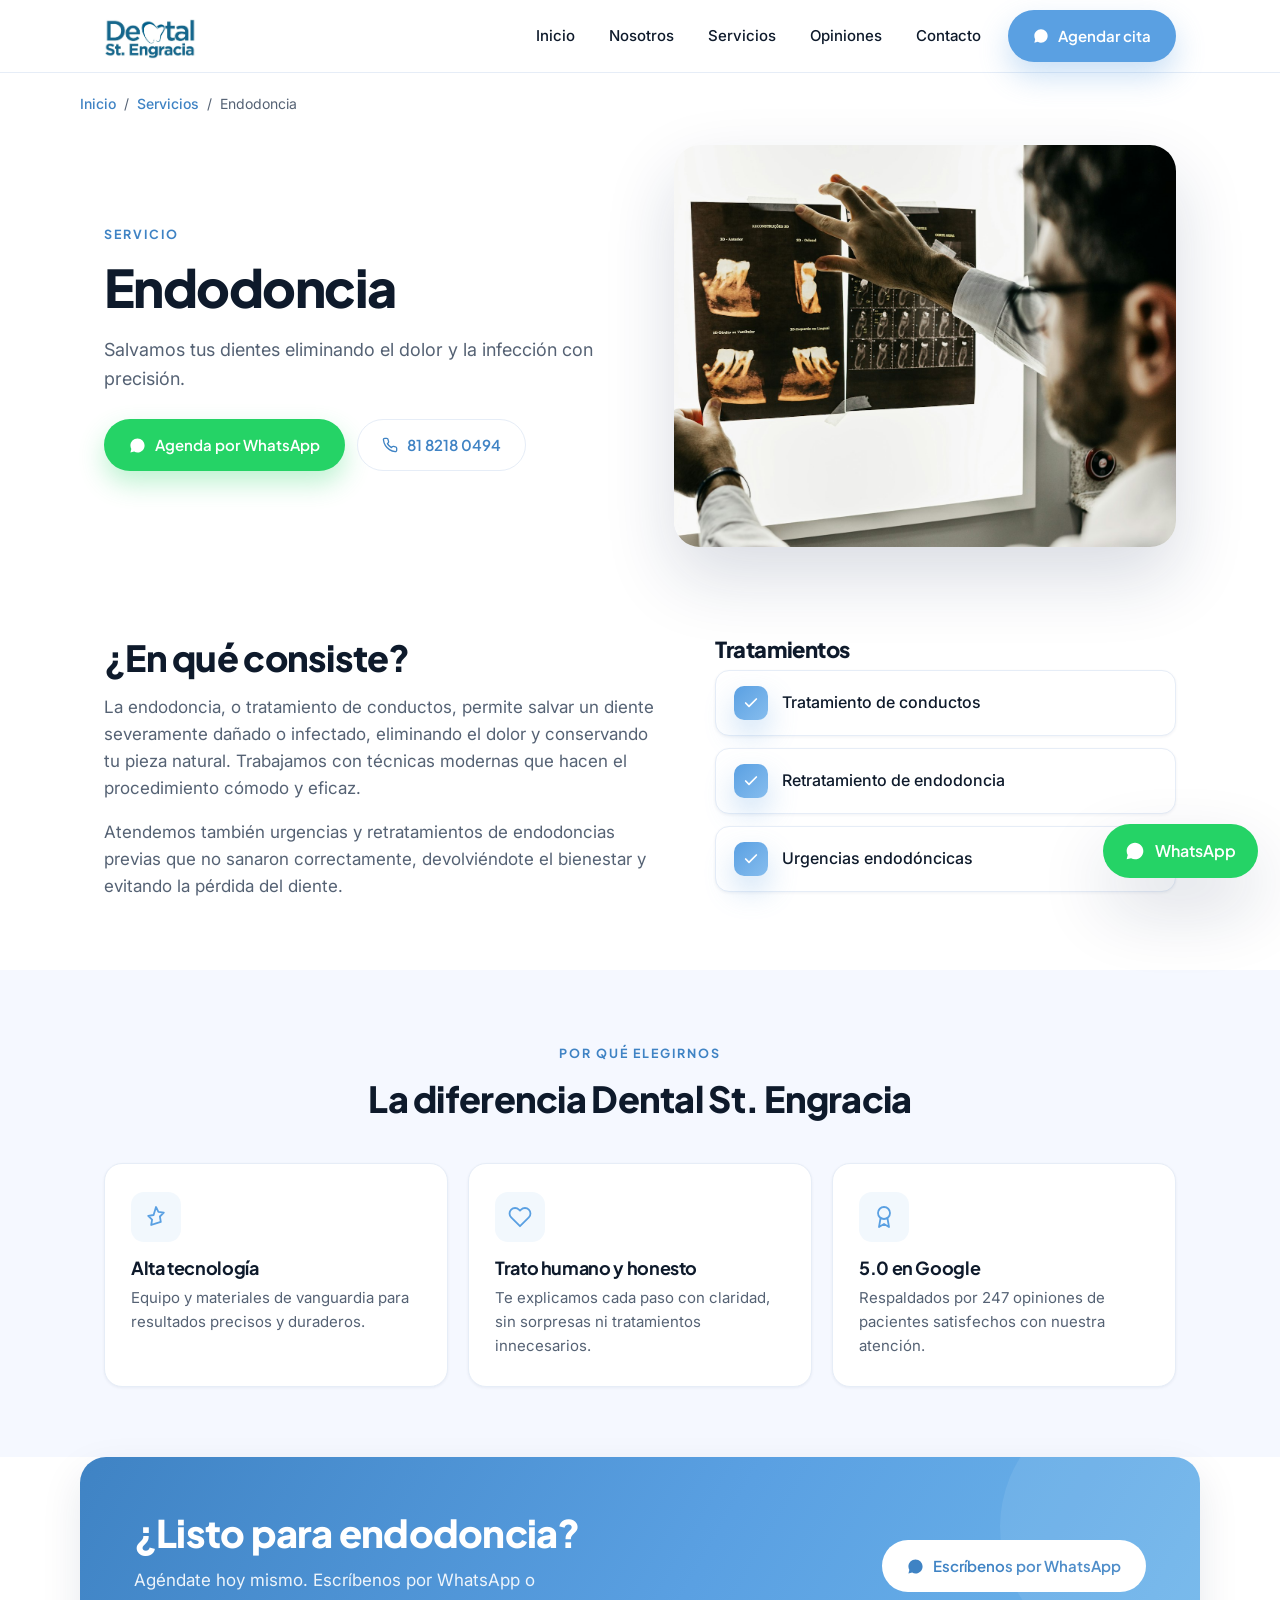
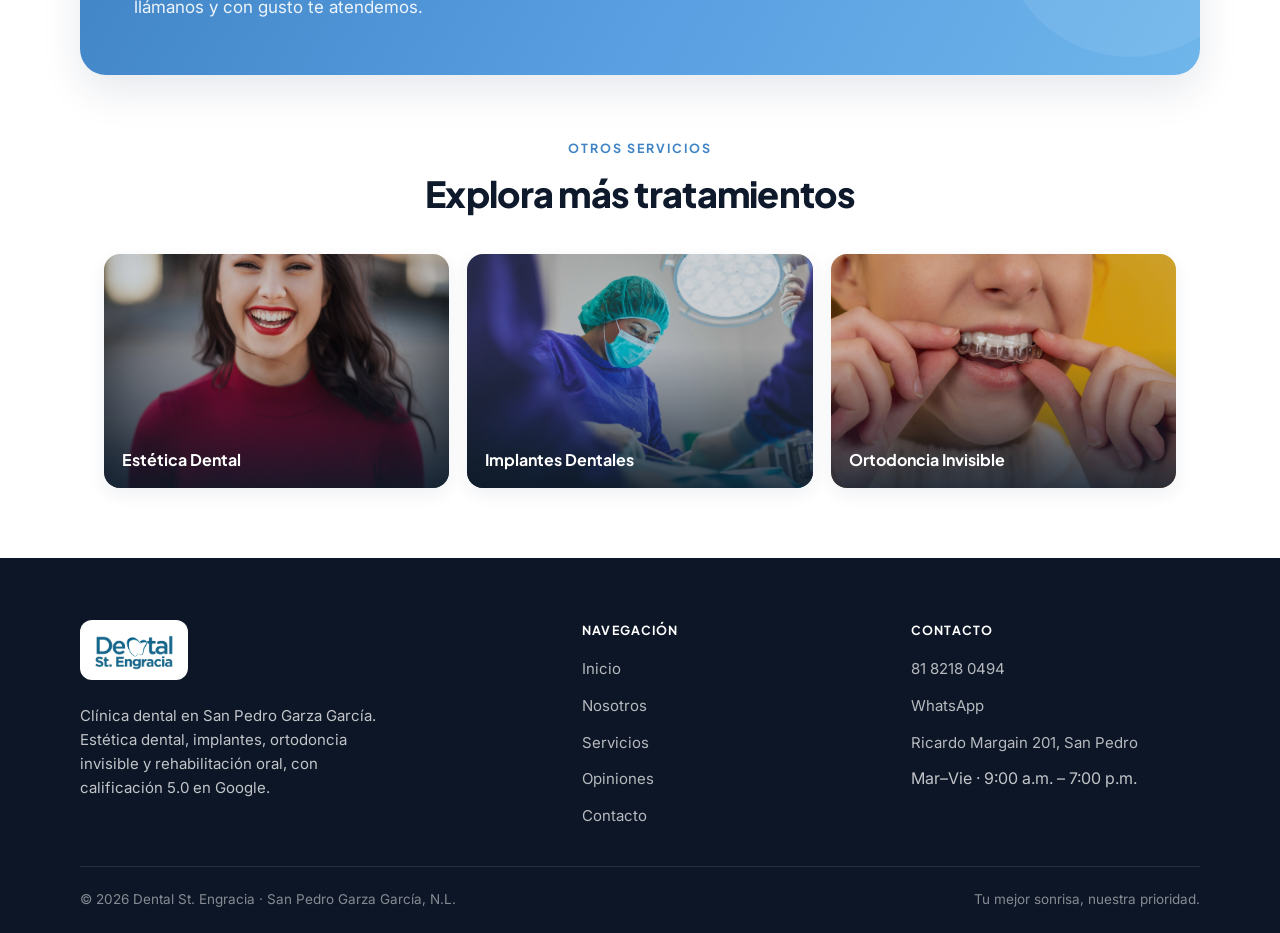
<file: servicios/endodoncia.html>
<!DOCTYPE html>
<html lang="es">
<head>
  <meta charset="UTF-8" />
  <meta name="viewport" content="width=device-width, initial-scale=1.0" />
  <title>Endodoncia | Dental St. Engracia</title>
  <meta name="description" content="Endodoncia en Dental St. Engracia, San Pedro Garza Garc&iacute;a. Salvamos tus dientes eliminando el dolor y la infección con precisión." />
  <meta name="theme-color" content="#5aa0e2" />
  <link rel="icon" type="image/png" href="../img/favicon.png" />
  <link rel="apple-touch-icon" href="../img/favicon.png" />
  <link rel="preconnect" href="https://fonts.googleapis.com" />
  <link rel="preconnect" href="https://fonts.gstatic.com" crossorigin />
  <link href="https://fonts.googleapis.com/css2?family=Plus+Jakarta+Sans:wght@500;600;700;800&family=Inter:wght@400;500;600&display=swap" rel="stylesheet" />
  <link rel="stylesheet" href="../styles.css" />
</head>
<body>

  <header>
    <div class="wrap nav">
      <a href="../index.html" class="brand"><img class="logo" src="../img/logo.png" alt="Dental St. Engracia" /></a>
      <nav class="nav-links" id="navLinks">
        <a class="link" href="../index.html#inicio">Inicio</a>
        <a class="link" href="../index.html#nosotros">Nosotros</a>
        <a class="link" href="../index.html#servicios">Servicios</a>
        <a class="link" href="../index.html#opiniones">Opiniones</a>
        <a class="link" href="../index.html#contacto">Contacto</a>
        <div class="nav-cta">
          <a class="btn btn-primary" href="https://wa.me/528182180494" target="_blank" rel="noopener"><svg width="16" height="16" viewBox="0 0 24 24" fill="currentColor"><path d="M17.5 14.4c-.3-.15-1.77-.87-2.04-.97-.27-.1-.47-.15-.67.15-.2.3-.77.97-.94 1.17-.17.2-.35.22-.65.07-.3-.15-1.26-.46-2.4-1.48-.89-.79-1.49-1.77-1.66-2.07-.17-.3-.02-.46.13-.61.13-.13.3-.35.45-.52.15-.17.2-.3.3-.5.1-.2.05-.37-.02-.52-.08-.15-.67-1.62-.92-2.22-.24-.58-.49-.5-.67-.51h-.57c-.2 0-.52.07-.8.37-.27.3-1.04 1.02-1.04 2.48s1.07 2.88 1.22 3.08c.15.2 2.1 3.2 5.08 4.49.71.31 1.26.49 1.69.62.71.23 1.36.2 1.87.12.57-.09 1.77-.72 2.02-1.42.25-.7.25-1.29.17-1.42-.07-.13-.27-.2-.57-.35zM12 2C6.48 2 2 6.48 2 12c0 1.77.46 3.42 1.27 4.86L2 22l5.25-1.38A9.96 9.96 0 0 0 12 22c5.52 0 10-4.48 10-10S17.52 2 12 2z"/></svg> Agendar cita</a>
        </div>
      </nav>
      <button class="menu-btn" id="menuBtn" aria-label="Men&uacute;"><span></span><span></span><span></span></button>
    </div>
  </header>

  <div class="wrap crumb">
    <a href="../index.html">Inicio</a> &nbsp;/&nbsp; <a href="../index.html#servicios">Servicios</a> &nbsp;/&nbsp; Endodoncia
  </div>

  <section class="dhero">
    <div class="wrap dhero-grid">
      <div>
        <span class="eyebrow">Servicio</span>
        <h1>Endodoncia</h1>
        <p class="lead">Salvamos tus dientes eliminando el dolor y la infección con precisión.</p>
        <div class="dhero-actions">
          <a class="btn btn-wa" href="https://wa.me/528182180494" target="_blank" rel="noopener"><svg width="17" height="17" viewBox="0 0 24 24" fill="currentColor"><path d="M17.5 14.4c-.3-.15-1.77-.87-2.04-.97-.27-.1-.47-.15-.67.15-.2.3-.77.97-.94 1.17-.17.2-.35.22-.65.07-.3-.15-1.26-.46-2.4-1.48-.89-.79-1.49-1.77-1.66-2.07-.17-.3-.02-.46.13-.61.13-.13.3-.35.45-.52.15-.17.2-.3.3-.5.1-.2.05-.37-.02-.52-.08-.15-.67-1.62-.92-2.22-.24-.58-.49-.5-.67-.51h-.57c-.2 0-.52.07-.8.37-.27.3-1.04 1.02-1.04 2.48s1.07 2.88 1.22 3.08c.15.2 2.1 3.2 5.08 4.49.71.31 1.26.49 1.69.62.71.23 1.36.2 1.87.12.57-.09 1.77-.72 2.02-1.42.25-.7.25-1.29.17-1.42-.07-.13-.27-.2-.57-.35zM12 2C6.48 2 2 6.48 2 12c0 1.77.46 3.42 1.27 4.86L2 22l5.25-1.38A9.96 9.96 0 0 0 12 22c5.52 0 10-4.48 10-10S17.52 2 12 2z"/></svg> Agenda por WhatsApp</a>
          <a class="btn btn-ghost" href="tel:+528182180494"><svg width="16" height="16" viewBox="0 0 24 24" fill="none" stroke="currentColor" stroke-width="2" stroke-linecap="round" stroke-linejoin="round"><path d="M22 16.92v3a2 2 0 0 1-2.18 2 19.79 19.79 0 0 1-8.63-3.07 19.5 19.5 0 0 1-6-6 19.79 19.79 0 0 1-3.07-8.67A2 2 0 0 1 4.11 2h3a2 2 0 0 1 2 1.72c.13.96.36 1.9.7 2.81a2 2 0 0 1-.45 2.11L8.09 9.91a16 16 0 0 0 6 6l1.27-1.27a2 2 0 0 1 2.11-.45c.9.34 1.85.57 2.81.7A2 2 0 0 1 22 16.92z"/></svg> 81 8218 0494</a>
        </div>
      </div>
      <div class="dhero-img"><img src="../img/endodoncia.jpg" alt="Endodoncia" /></div>
    </div>
  </section>

  <section class="sec">
    <div class="wrap split">
      <div class="prose">
        <h2 class="sec-title">&iquest;En qu&eacute; consiste?</h2>
          <p>La endodoncia, o tratamiento de conductos, permite salvar un diente severamente dañado o infectado, eliminando el dolor y conservando tu pieza natural. Trabajamos con técnicas modernas que hacen el procedimiento cómodo y eficaz.</p>
          <p>Atendemos también urgencias y retratamientos de endodoncias previas que no sanaron correctamente, devolviéndote el bienestar y evitando la pérdida del diente.</p>
      </div>
      <div>
        <h2 class="sec-title" style="font-size:22px;margin-bottom:6px;">Tratamientos</h2>
        <ul class="tlist">
          <li><span class="dot"><svg width="16" height="16" viewBox="0 0 24 24" fill="none" stroke="currentColor" stroke-width="2.6" stroke-linecap="round" stroke-linejoin="round"><path d="M20 6 9 17l-5-5"/></svg></span> Tratamiento de conductos</li>
          <li><span class="dot"><svg width="16" height="16" viewBox="0 0 24 24" fill="none" stroke="currentColor" stroke-width="2.6" stroke-linecap="round" stroke-linejoin="round"><path d="M20 6 9 17l-5-5"/></svg></span> Retratamiento de endodoncia</li>
          <li><span class="dot"><svg width="16" height="16" viewBox="0 0 24 24" fill="none" stroke="currentColor" stroke-width="2.6" stroke-linecap="round" stroke-linejoin="round"><path d="M20 6 9 17l-5-5"/></svg></span> Urgencias endodóncicas</li>
        </ul>
      </div>
    </div>
  </section>

  <section class="sec benefits">
    <div class="wrap">
      <div style="text-align:center;">
        <span class="eyebrow">Por qu&eacute; elegirnos</span>
        <h2 class="sec-title" style="margin-top:12px;">La diferencia Dental St. Engracia</h2>
      </div>
      <div class="bgrid">
        <div class="bcard">
          <div class="ic"><svg width="24" height="24" viewBox="0 0 24 24" fill="none" stroke="currentColor" stroke-width="1.8" stroke-linecap="round" stroke-linejoin="round"><path d="m12 2 2.4 4.9 5.4.8-3.9 3.8.9 5.4L12 18.3 7.2 20l.9-5.4-3.9-3.8 5.4-.8z"/></svg></div>
          <h3>Alta tecnología</h3>
          <p>Equipo y materiales de vanguardia para resultados precisos y duraderos.</p>
        </div>
        <div class="bcard">
          <div class="ic"><svg width="24" height="24" viewBox="0 0 24 24" fill="none" stroke="currentColor" stroke-width="1.8" stroke-linecap="round" stroke-linejoin="round"><path d="M20.84 4.61a5.5 5.5 0 0 0-7.78 0L12 5.67l-1.06-1.06a5.5 5.5 0 1 0-7.78 7.78L12 21.23l8.84-8.84a5.5 5.5 0 0 0 0-7.78z"/></svg></div>
          <h3>Trato humano y honesto</h3>
          <p>Te explicamos cada paso con claridad, sin sorpresas ni tratamientos innecesarios.</p>
        </div>
        <div class="bcard">
          <div class="ic"><svg width="24" height="24" viewBox="0 0 24 24" fill="none" stroke="currentColor" stroke-width="1.8" stroke-linecap="round" stroke-linejoin="round"><circle cx="12" cy="8" r="6"/><path d="M15.5 13.5 17 22l-5-3-5 3 1.5-8.5"/></svg></div>
          <h3>5.0 en Google</h3>
          <p>Respaldados por 247 opiniones de pacientes satisfechos con nuestra atención.</p>
        </div>
      </div>
    </div>
  </section>

  <section class="cta-wrap">
    <div class="wrap" style="padding:0;">
      <div class="cta-band">
        <div>
          <h2>&iquest;Listo para endodoncia?</h2>
          <p>Ag&eacute;ndate hoy mismo. Escr&iacute;benos por WhatsApp o ll&aacute;manos y con gusto te atendemos.</p>
        </div>
        <div class="actions">
          <a class="btn btn-white" href="https://wa.me/528182180494" target="_blank" rel="noopener"><svg width="17" height="17" viewBox="0 0 24 24" fill="currentColor"><path d="M17.5 14.4c-.3-.15-1.77-.87-2.04-.97-.27-.1-.47-.15-.67.15-.2.3-.77.97-.94 1.17-.17.2-.35.22-.65.07-.3-.15-1.26-.46-2.4-1.48-.89-.79-1.49-1.77-1.66-2.07-.17-.3-.02-.46.13-.61.13-.13.3-.35.45-.52.15-.17.2-.3.3-.5.1-.2.05-.37-.02-.52-.08-.15-.67-1.62-.92-2.22-.24-.58-.49-.5-.67-.51h-.57c-.2 0-.52.07-.8.37-.27.3-1.04 1.02-1.04 2.48s1.07 2.88 1.22 3.08c.15.2 2.1 3.2 5.08 4.49.71.31 1.26.49 1.69.62.71.23 1.36.2 1.87.12.57-.09 1.77-.72 2.02-1.42.25-.7.25-1.29.17-1.42-.07-.13-.27-.2-.57-.35zM12 2C6.48 2 2 6.48 2 12c0 1.77.46 3.42 1.27 4.86L2 22l5.25-1.38A9.96 9.96 0 0 0 12 22c5.52 0 10-4.48 10-10S17.52 2 12 2z"/></svg> Escr&iacute;benos por WhatsApp</a>
        </div>
      </div>
    </div>
  </section>

  <section class="sec" style="padding-top:20px;">
    <div class="wrap">
      <div style="text-align:center;">
        <span class="eyebrow">Otros servicios</span>
        <h2 class="sec-title" style="margin-top:12px;">Explora m&aacute;s tratamientos</h2>
      </div>
      <div class="more">
        <a class="mcard" href="estetica-dental.html">
          <img src="../img/estetica-dental.jpg" alt="Estética Dental" loading="lazy" />
          <span>Estética Dental</span>
        </a>
        <a class="mcard" href="implantes-dentales.html">
          <img src="../img/implantes-dentales.jpg" alt="Implantes Dentales" loading="lazy" />
          <span>Implantes Dentales</span>
        </a>
        <a class="mcard" href="ortodoncia-invisible.html">
          <img src="../img/ortodoncia-invisible.jpg" alt="Ortodoncia Invisible" loading="lazy" />
          <span>Ortodoncia Invisible</span>
        </a>
      </div>
    </div>
  </section>

  <footer>
    <div class="wrap foot">
      <div>
        <span class="logo-chip"><img src="../img/logo.png" alt="Dental St. Engracia" /></span>
        <p>Cl&iacute;nica dental en San Pedro Garza Garc&iacute;a. Est&eacute;tica dental, implantes, ortodoncia invisible y rehabilitaci&oacute;n oral, con calificaci&oacute;n 5.0 en Google.</p>
      </div>
      <div>
        <h5>Navegaci&oacute;n</h5>
        <ul>
          <li><a href="../index.html#inicio">Inicio</a></li>
          <li><a href="../index.html#nosotros">Nosotros</a></li>
          <li><a href="../index.html#servicios">Servicios</a></li>
          <li><a href="../index.html#opiniones">Opiniones</a></li>
          <li><a href="../index.html#contacto">Contacto</a></li>
        </ul>
      </div>
      <div>
        <h5>Contacto</h5>
        <ul>
          <li><a href="tel:+528182180494">81 8218 0494</a></li>
          <li><a href="https://wa.me/528182180494" target="_blank" rel="noopener">WhatsApp</a></li>
          <li><a href="../index.html#contacto">Ricardo Margain 201, San Pedro</a></li>
          <li>Mar&ndash;Vie &middot; 9:00 a.m. &ndash; 7:00 p.m.</li>
        </ul>
      </div>
    </div>
    <div class="wrap foot-bottom">
      <span>&copy; <span id="year"></span> Dental St. Engracia &middot; San Pedro Garza Garc&iacute;a, N.L.</span>
      <span>Tu mejor sonrisa, nuestra prioridad.</span>
    </div>
  </footer>

  <a class="float-wa" href="https://wa.me/528182180494" target="_blank" rel="noopener" aria-label="WhatsApp"><svg width="20" height="20" viewBox="0 0 24 24" fill="currentColor"><path d="M17.5 14.4c-.3-.15-1.77-.87-2.04-.97-.27-.1-.47-.15-.67.15-.2.3-.77.97-.94 1.17-.17.2-.35.22-.65.07-.3-.15-1.26-.46-2.4-1.48-.89-.79-1.49-1.77-1.66-2.07-.17-.3-.02-.46.13-.61.13-.13.3-.35.45-.52.15-.17.2-.3.3-.5.1-.2.05-.37-.02-.52-.08-.15-.67-1.62-.92-2.22-.24-.58-.49-.5-.67-.51h-.57c-.2 0-.52.07-.8.37-.27.3-1.04 1.02-1.04 2.48s1.07 2.88 1.22 3.08c.15.2 2.1 3.2 5.08 4.49.71.31 1.26.49 1.69.62.71.23 1.36.2 1.87.12.57-.09 1.77-.72 2.02-1.42.25-.7.25-1.29.17-1.42-.07-.13-.27-.2-.57-.35zM12 2C6.48 2 2 6.48 2 12c0 1.77.46 3.42 1.27 4.86L2 22l5.25-1.38A9.96 9.96 0 0 0 12 22c5.52 0 10-4.48 10-10S17.52 2 12 2z"/></svg> WhatsApp</a>

  <script>
    document.getElementById('year').textContent = new Date().getFullYear();
    var mb = document.getElementById('menuBtn'), nl = document.getElementById('navLinks');
    mb.addEventListener('click', function(){ nl.classList.toggle('open'); });
    nl.querySelectorAll('a').forEach(function(a){ a.addEventListener('click', function(){ nl.classList.remove('open'); }); });
  </script>
</body>
</html>
</file>
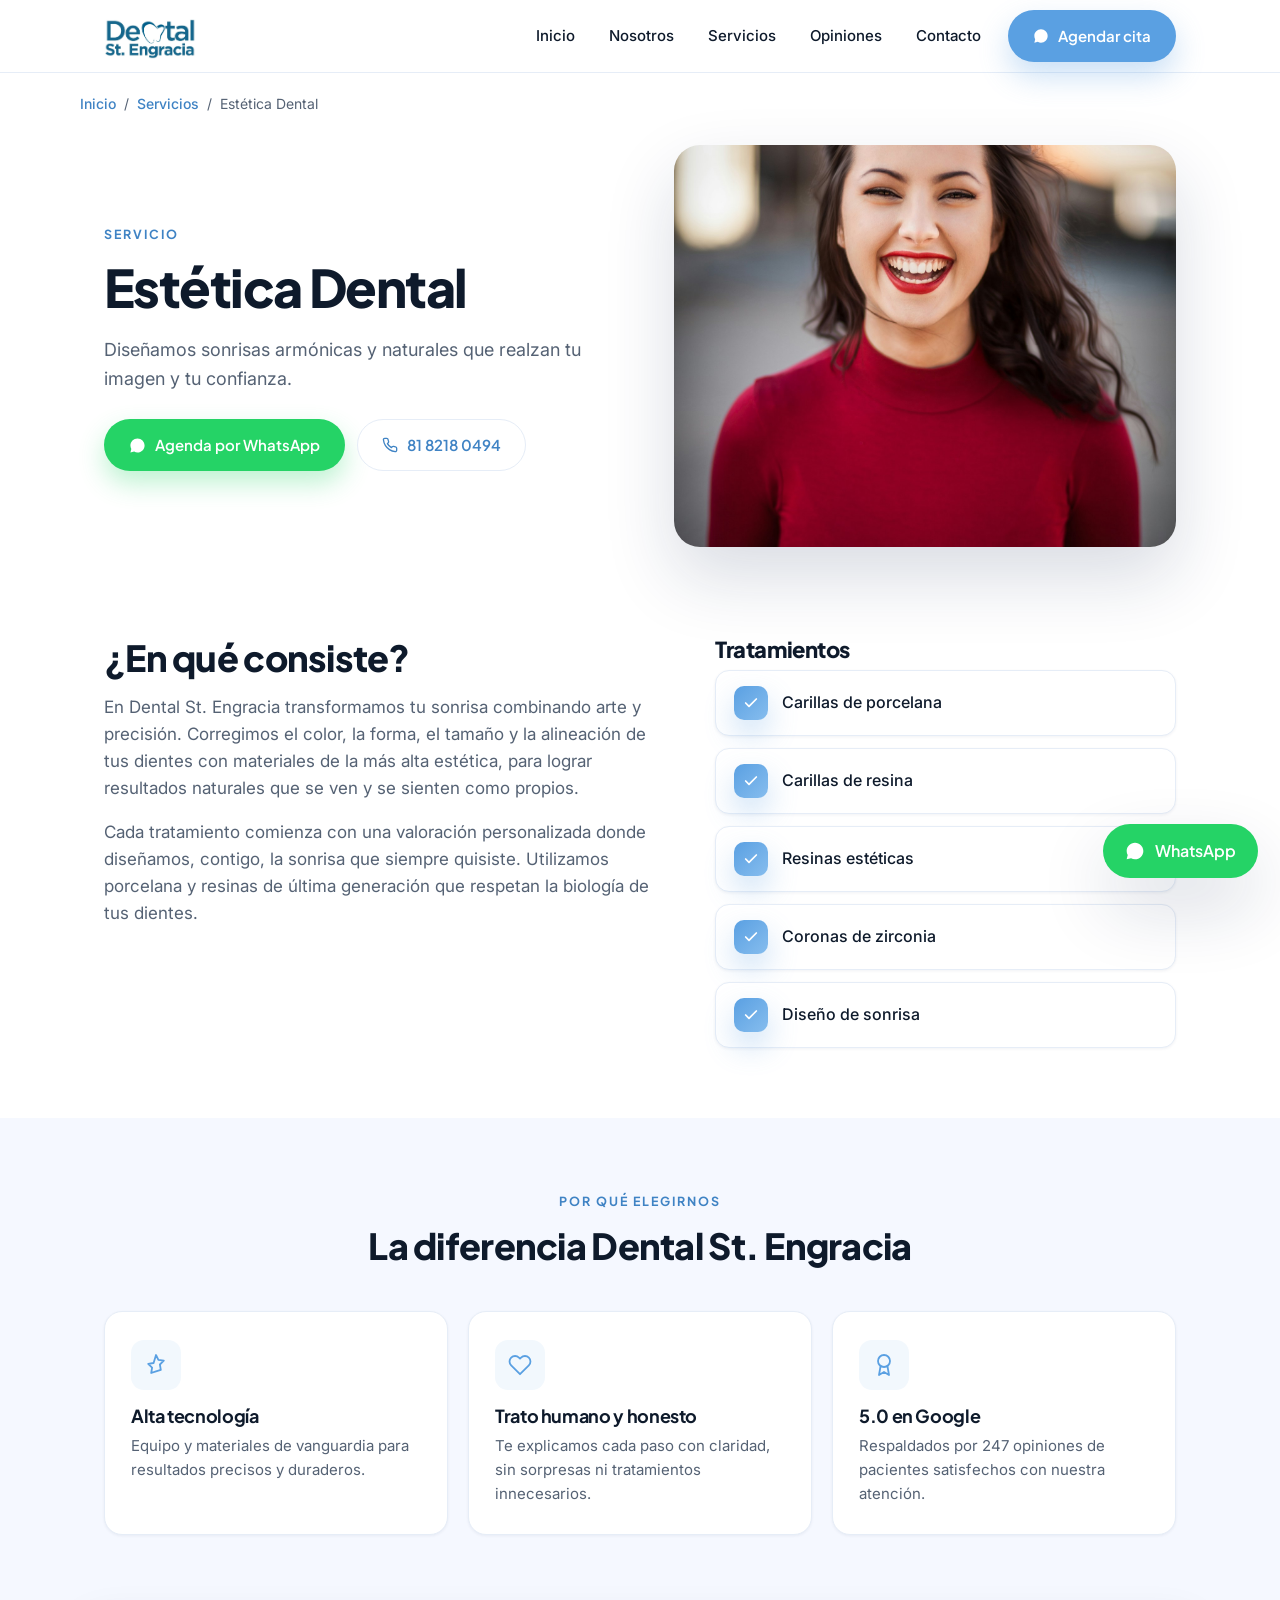
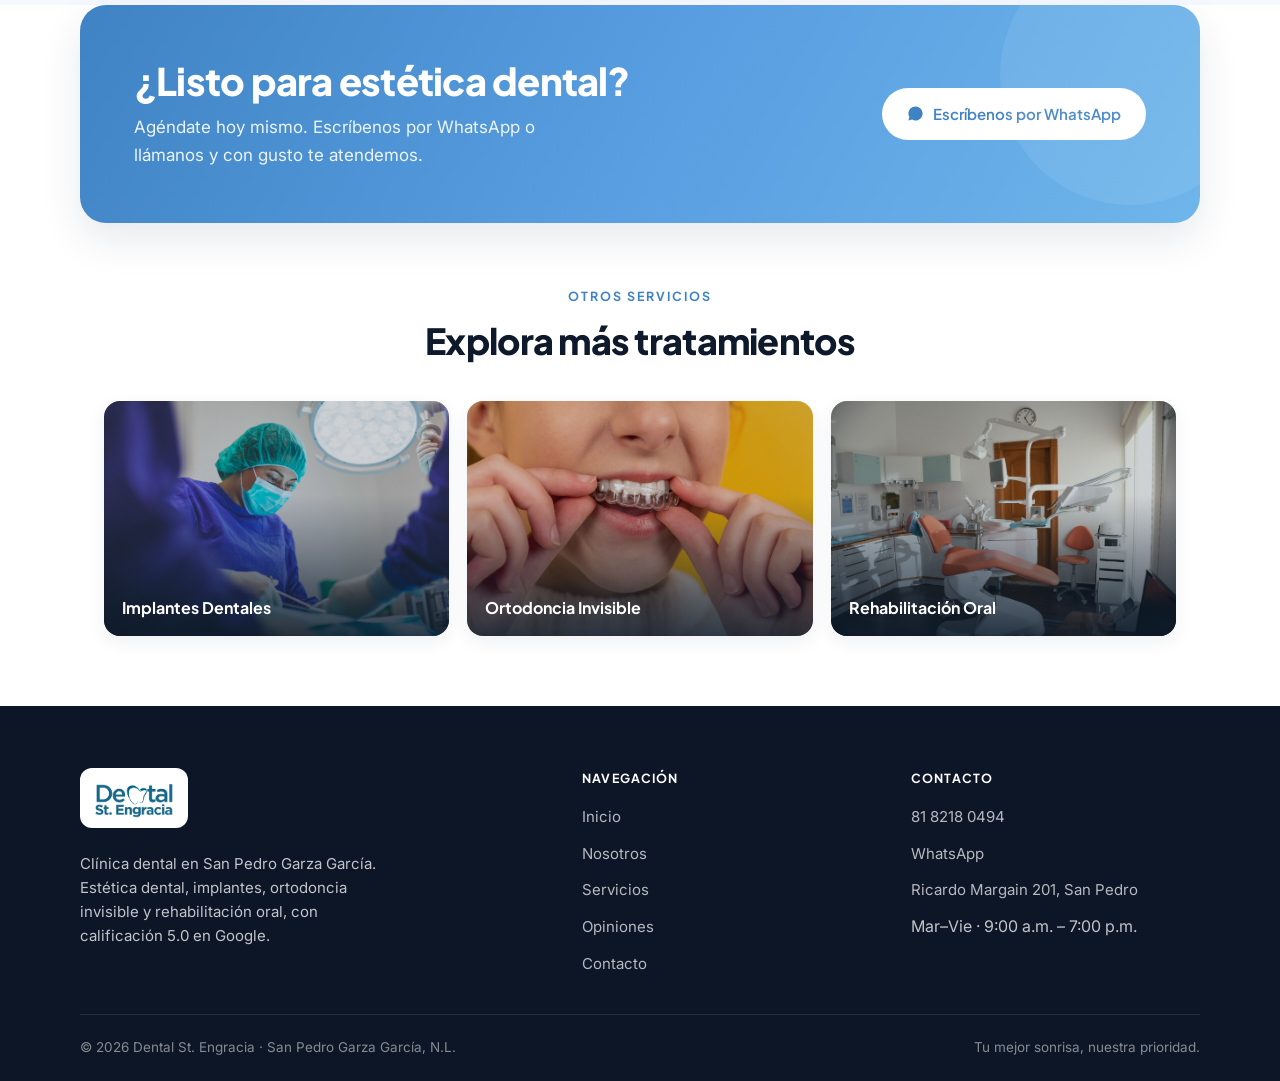
<file: servicios/estetica-dental.html>
<!DOCTYPE html>
<html lang="es">
<head>
  <meta charset="UTF-8" />
  <meta name="viewport" content="width=device-width, initial-scale=1.0" />
  <title>Estética Dental | Dental St. Engracia</title>
  <meta name="description" content="Estética Dental en Dental St. Engracia, San Pedro Garza Garc&iacute;a. Diseñamos sonrisas armónicas y naturales que realzan tu imagen y tu confianza." />
  <meta name="theme-color" content="#5aa0e2" />
  <link rel="icon" type="image/png" href="../img/favicon.png" />
  <link rel="apple-touch-icon" href="../img/favicon.png" />
  <link rel="preconnect" href="https://fonts.googleapis.com" />
  <link rel="preconnect" href="https://fonts.gstatic.com" crossorigin />
  <link href="https://fonts.googleapis.com/css2?family=Plus+Jakarta+Sans:wght@500;600;700;800&family=Inter:wght@400;500;600&display=swap" rel="stylesheet" />
  <link rel="stylesheet" href="../styles.css" />
</head>
<body>

  <header>
    <div class="wrap nav">
      <a href="../index.html" class="brand"><img class="logo" src="../img/logo.png" alt="Dental St. Engracia" /></a>
      <nav class="nav-links" id="navLinks">
        <a class="link" href="../index.html#inicio">Inicio</a>
        <a class="link" href="../index.html#nosotros">Nosotros</a>
        <a class="link" href="../index.html#servicios">Servicios</a>
        <a class="link" href="../index.html#opiniones">Opiniones</a>
        <a class="link" href="../index.html#contacto">Contacto</a>
        <div class="nav-cta">
          <a class="btn btn-primary" href="https://wa.me/528182180494" target="_blank" rel="noopener"><svg width="16" height="16" viewBox="0 0 24 24" fill="currentColor"><path d="M17.5 14.4c-.3-.15-1.77-.87-2.04-.97-.27-.1-.47-.15-.67.15-.2.3-.77.97-.94 1.17-.17.2-.35.22-.65.07-.3-.15-1.26-.46-2.4-1.48-.89-.79-1.49-1.77-1.66-2.07-.17-.3-.02-.46.13-.61.13-.13.3-.35.45-.52.15-.17.2-.3.3-.5.1-.2.05-.37-.02-.52-.08-.15-.67-1.62-.92-2.22-.24-.58-.49-.5-.67-.51h-.57c-.2 0-.52.07-.8.37-.27.3-1.04 1.02-1.04 2.48s1.07 2.88 1.22 3.08c.15.2 2.1 3.2 5.08 4.49.71.31 1.26.49 1.69.62.71.23 1.36.2 1.87.12.57-.09 1.77-.72 2.02-1.42.25-.7.25-1.29.17-1.42-.07-.13-.27-.2-.57-.35zM12 2C6.48 2 2 6.48 2 12c0 1.77.46 3.42 1.27 4.86L2 22l5.25-1.38A9.96 9.96 0 0 0 12 22c5.52 0 10-4.48 10-10S17.52 2 12 2z"/></svg> Agendar cita</a>
        </div>
      </nav>
      <button class="menu-btn" id="menuBtn" aria-label="Men&uacute;"><span></span><span></span><span></span></button>
    </div>
  </header>

  <div class="wrap crumb">
    <a href="../index.html">Inicio</a> &nbsp;/&nbsp; <a href="../index.html#servicios">Servicios</a> &nbsp;/&nbsp; Estética Dental
  </div>

  <section class="dhero">
    <div class="wrap dhero-grid">
      <div>
        <span class="eyebrow">Servicio</span>
        <h1>Estética Dental</h1>
        <p class="lead">Diseñamos sonrisas armónicas y naturales que realzan tu imagen y tu confianza.</p>
        <div class="dhero-actions">
          <a class="btn btn-wa" href="https://wa.me/528182180494" target="_blank" rel="noopener"><svg width="17" height="17" viewBox="0 0 24 24" fill="currentColor"><path d="M17.5 14.4c-.3-.15-1.77-.87-2.04-.97-.27-.1-.47-.15-.67.15-.2.3-.77.97-.94 1.17-.17.2-.35.22-.65.07-.3-.15-1.26-.46-2.4-1.48-.89-.79-1.49-1.77-1.66-2.07-.17-.3-.02-.46.13-.61.13-.13.3-.35.45-.52.15-.17.2-.3.3-.5.1-.2.05-.37-.02-.52-.08-.15-.67-1.62-.92-2.22-.24-.58-.49-.5-.67-.51h-.57c-.2 0-.52.07-.8.37-.27.3-1.04 1.02-1.04 2.48s1.07 2.88 1.22 3.08c.15.2 2.1 3.2 5.08 4.49.71.31 1.26.49 1.69.62.71.23 1.36.2 1.87.12.57-.09 1.77-.72 2.02-1.42.25-.7.25-1.29.17-1.42-.07-.13-.27-.2-.57-.35zM12 2C6.48 2 2 6.48 2 12c0 1.77.46 3.42 1.27 4.86L2 22l5.25-1.38A9.96 9.96 0 0 0 12 22c5.52 0 10-4.48 10-10S17.52 2 12 2z"/></svg> Agenda por WhatsApp</a>
          <a class="btn btn-ghost" href="tel:+528182180494"><svg width="16" height="16" viewBox="0 0 24 24" fill="none" stroke="currentColor" stroke-width="2" stroke-linecap="round" stroke-linejoin="round"><path d="M22 16.92v3a2 2 0 0 1-2.18 2 19.79 19.79 0 0 1-8.63-3.07 19.5 19.5 0 0 1-6-6 19.79 19.79 0 0 1-3.07-8.67A2 2 0 0 1 4.11 2h3a2 2 0 0 1 2 1.72c.13.96.36 1.9.7 2.81a2 2 0 0 1-.45 2.11L8.09 9.91a16 16 0 0 0 6 6l1.27-1.27a2 2 0 0 1 2.11-.45c.9.34 1.85.57 2.81.7A2 2 0 0 1 22 16.92z"/></svg> 81 8218 0494</a>
        </div>
      </div>
      <div class="dhero-img"><img src="../img/estetica-dental.jpg" alt="Estética Dental" /></div>
    </div>
  </section>

  <section class="sec">
    <div class="wrap split">
      <div class="prose">
        <h2 class="sec-title">&iquest;En qu&eacute; consiste?</h2>
          <p>En Dental St. Engracia transformamos tu sonrisa combinando arte y precisión. Corregimos el color, la forma, el tamaño y la alineación de tus dientes con materiales de la más alta estética, para lograr resultados naturales que se ven y se sienten como propios.</p>
          <p>Cada tratamiento comienza con una valoración personalizada donde diseñamos, contigo, la sonrisa que siempre quisiste. Utilizamos porcelana y resinas de última generación que respetan la biología de tus dientes.</p>
      </div>
      <div>
        <h2 class="sec-title" style="font-size:22px;margin-bottom:6px;">Tratamientos</h2>
        <ul class="tlist">
          <li><span class="dot"><svg width="16" height="16" viewBox="0 0 24 24" fill="none" stroke="currentColor" stroke-width="2.6" stroke-linecap="round" stroke-linejoin="round"><path d="M20 6 9 17l-5-5"/></svg></span> Carillas de porcelana</li>
          <li><span class="dot"><svg width="16" height="16" viewBox="0 0 24 24" fill="none" stroke="currentColor" stroke-width="2.6" stroke-linecap="round" stroke-linejoin="round"><path d="M20 6 9 17l-5-5"/></svg></span> Carillas de resina</li>
          <li><span class="dot"><svg width="16" height="16" viewBox="0 0 24 24" fill="none" stroke="currentColor" stroke-width="2.6" stroke-linecap="round" stroke-linejoin="round"><path d="M20 6 9 17l-5-5"/></svg></span> Resinas estéticas</li>
          <li><span class="dot"><svg width="16" height="16" viewBox="0 0 24 24" fill="none" stroke="currentColor" stroke-width="2.6" stroke-linecap="round" stroke-linejoin="round"><path d="M20 6 9 17l-5-5"/></svg></span> Coronas de zirconia</li>
          <li><span class="dot"><svg width="16" height="16" viewBox="0 0 24 24" fill="none" stroke="currentColor" stroke-width="2.6" stroke-linecap="round" stroke-linejoin="round"><path d="M20 6 9 17l-5-5"/></svg></span> Diseño de sonrisa</li>
        </ul>
      </div>
    </div>
  </section>

  <section class="sec benefits">
    <div class="wrap">
      <div style="text-align:center;">
        <span class="eyebrow">Por qu&eacute; elegirnos</span>
        <h2 class="sec-title" style="margin-top:12px;">La diferencia Dental St. Engracia</h2>
      </div>
      <div class="bgrid">
        <div class="bcard">
          <div class="ic"><svg width="24" height="24" viewBox="0 0 24 24" fill="none" stroke="currentColor" stroke-width="1.8" stroke-linecap="round" stroke-linejoin="round"><path d="m12 2 2.4 4.9 5.4.8-3.9 3.8.9 5.4L12 18.3 7.2 20l.9-5.4-3.9-3.8 5.4-.8z"/></svg></div>
          <h3>Alta tecnología</h3>
          <p>Equipo y materiales de vanguardia para resultados precisos y duraderos.</p>
        </div>
        <div class="bcard">
          <div class="ic"><svg width="24" height="24" viewBox="0 0 24 24" fill="none" stroke="currentColor" stroke-width="1.8" stroke-linecap="round" stroke-linejoin="round"><path d="M20.84 4.61a5.5 5.5 0 0 0-7.78 0L12 5.67l-1.06-1.06a5.5 5.5 0 1 0-7.78 7.78L12 21.23l8.84-8.84a5.5 5.5 0 0 0 0-7.78z"/></svg></div>
          <h3>Trato humano y honesto</h3>
          <p>Te explicamos cada paso con claridad, sin sorpresas ni tratamientos innecesarios.</p>
        </div>
        <div class="bcard">
          <div class="ic"><svg width="24" height="24" viewBox="0 0 24 24" fill="none" stroke="currentColor" stroke-width="1.8" stroke-linecap="round" stroke-linejoin="round"><circle cx="12" cy="8" r="6"/><path d="M15.5 13.5 17 22l-5-3-5 3 1.5-8.5"/></svg></div>
          <h3>5.0 en Google</h3>
          <p>Respaldados por 247 opiniones de pacientes satisfechos con nuestra atención.</p>
        </div>
      </div>
    </div>
  </section>

  <section class="cta-wrap">
    <div class="wrap" style="padding:0;">
      <div class="cta-band">
        <div>
          <h2>&iquest;Listo para estética dental?</h2>
          <p>Ag&eacute;ndate hoy mismo. Escr&iacute;benos por WhatsApp o ll&aacute;manos y con gusto te atendemos.</p>
        </div>
        <div class="actions">
          <a class="btn btn-white" href="https://wa.me/528182180494" target="_blank" rel="noopener"><svg width="17" height="17" viewBox="0 0 24 24" fill="currentColor"><path d="M17.5 14.4c-.3-.15-1.77-.87-2.04-.97-.27-.1-.47-.15-.67.15-.2.3-.77.97-.94 1.17-.17.2-.35.22-.65.07-.3-.15-1.26-.46-2.4-1.48-.89-.79-1.49-1.77-1.66-2.07-.17-.3-.02-.46.13-.61.13-.13.3-.35.45-.52.15-.17.2-.3.3-.5.1-.2.05-.37-.02-.52-.08-.15-.67-1.62-.92-2.22-.24-.58-.49-.5-.67-.51h-.57c-.2 0-.52.07-.8.37-.27.3-1.04 1.02-1.04 2.48s1.07 2.88 1.22 3.08c.15.2 2.1 3.2 5.08 4.49.71.31 1.26.49 1.69.62.71.23 1.36.2 1.87.12.57-.09 1.77-.72 2.02-1.42.25-.7.25-1.29.17-1.42-.07-.13-.27-.2-.57-.35zM12 2C6.48 2 2 6.48 2 12c0 1.77.46 3.42 1.27 4.86L2 22l5.25-1.38A9.96 9.96 0 0 0 12 22c5.52 0 10-4.48 10-10S17.52 2 12 2z"/></svg> Escr&iacute;benos por WhatsApp</a>
        </div>
      </div>
    </div>
  </section>

  <section class="sec" style="padding-top:20px;">
    <div class="wrap">
      <div style="text-align:center;">
        <span class="eyebrow">Otros servicios</span>
        <h2 class="sec-title" style="margin-top:12px;">Explora m&aacute;s tratamientos</h2>
      </div>
      <div class="more">
        <a class="mcard" href="implantes-dentales.html">
          <img src="../img/implantes-dentales.jpg" alt="Implantes Dentales" loading="lazy" />
          <span>Implantes Dentales</span>
        </a>
        <a class="mcard" href="ortodoncia-invisible.html">
          <img src="../img/ortodoncia-invisible.jpg" alt="Ortodoncia Invisible" loading="lazy" />
          <span>Ortodoncia Invisible</span>
        </a>
        <a class="mcard" href="rehabilitacion-oral.html">
          <img src="../img/rehabilitacion-oral.jpg" alt="Rehabilitación Oral" loading="lazy" />
          <span>Rehabilitación Oral</span>
        </a>
      </div>
    </div>
  </section>

  <footer>
    <div class="wrap foot">
      <div>
        <span class="logo-chip"><img src="../img/logo.png" alt="Dental St. Engracia" /></span>
        <p>Cl&iacute;nica dental en San Pedro Garza Garc&iacute;a. Est&eacute;tica dental, implantes, ortodoncia invisible y rehabilitaci&oacute;n oral, con calificaci&oacute;n 5.0 en Google.</p>
      </div>
      <div>
        <h5>Navegaci&oacute;n</h5>
        <ul>
          <li><a href="../index.html#inicio">Inicio</a></li>
          <li><a href="../index.html#nosotros">Nosotros</a></li>
          <li><a href="../index.html#servicios">Servicios</a></li>
          <li><a href="../index.html#opiniones">Opiniones</a></li>
          <li><a href="../index.html#contacto">Contacto</a></li>
        </ul>
      </div>
      <div>
        <h5>Contacto</h5>
        <ul>
          <li><a href="tel:+528182180494">81 8218 0494</a></li>
          <li><a href="https://wa.me/528182180494" target="_blank" rel="noopener">WhatsApp</a></li>
          <li><a href="../index.html#contacto">Ricardo Margain 201, San Pedro</a></li>
          <li>Mar&ndash;Vie &middot; 9:00 a.m. &ndash; 7:00 p.m.</li>
        </ul>
      </div>
    </div>
    <div class="wrap foot-bottom">
      <span>&copy; <span id="year"></span> Dental St. Engracia &middot; San Pedro Garza Garc&iacute;a, N.L.</span>
      <span>Tu mejor sonrisa, nuestra prioridad.</span>
    </div>
  </footer>

  <a class="float-wa" href="https://wa.me/528182180494" target="_blank" rel="noopener" aria-label="WhatsApp"><svg width="20" height="20" viewBox="0 0 24 24" fill="currentColor"><path d="M17.5 14.4c-.3-.15-1.77-.87-2.04-.97-.27-.1-.47-.15-.67.15-.2.3-.77.97-.94 1.17-.17.2-.35.22-.65.07-.3-.15-1.26-.46-2.4-1.48-.89-.79-1.49-1.77-1.66-2.07-.17-.3-.02-.46.13-.61.13-.13.3-.35.45-.52.15-.17.2-.3.3-.5.1-.2.05-.37-.02-.52-.08-.15-.67-1.62-.92-2.22-.24-.58-.49-.5-.67-.51h-.57c-.2 0-.52.07-.8.37-.27.3-1.04 1.02-1.04 2.48s1.07 2.88 1.22 3.08c.15.2 2.1 3.2 5.08 4.49.71.31 1.26.49 1.69.62.71.23 1.36.2 1.87.12.57-.09 1.77-.72 2.02-1.42.25-.7.25-1.29.17-1.42-.07-.13-.27-.2-.57-.35zM12 2C6.48 2 2 6.48 2 12c0 1.77.46 3.42 1.27 4.86L2 22l5.25-1.38A9.96 9.96 0 0 0 12 22c5.52 0 10-4.48 10-10S17.52 2 12 2z"/></svg> WhatsApp</a>

  <script>
    document.getElementById('year').textContent = new Date().getFullYear();
    var mb = document.getElementById('menuBtn'), nl = document.getElementById('navLinks');
    mb.addEventListener('click', function(){ nl.classList.toggle('open'); });
    nl.querySelectorAll('a').forEach(function(a){ a.addEventListener('click', function(){ nl.classList.remove('open'); }); });
  </script>
</body>
</html>
</file>
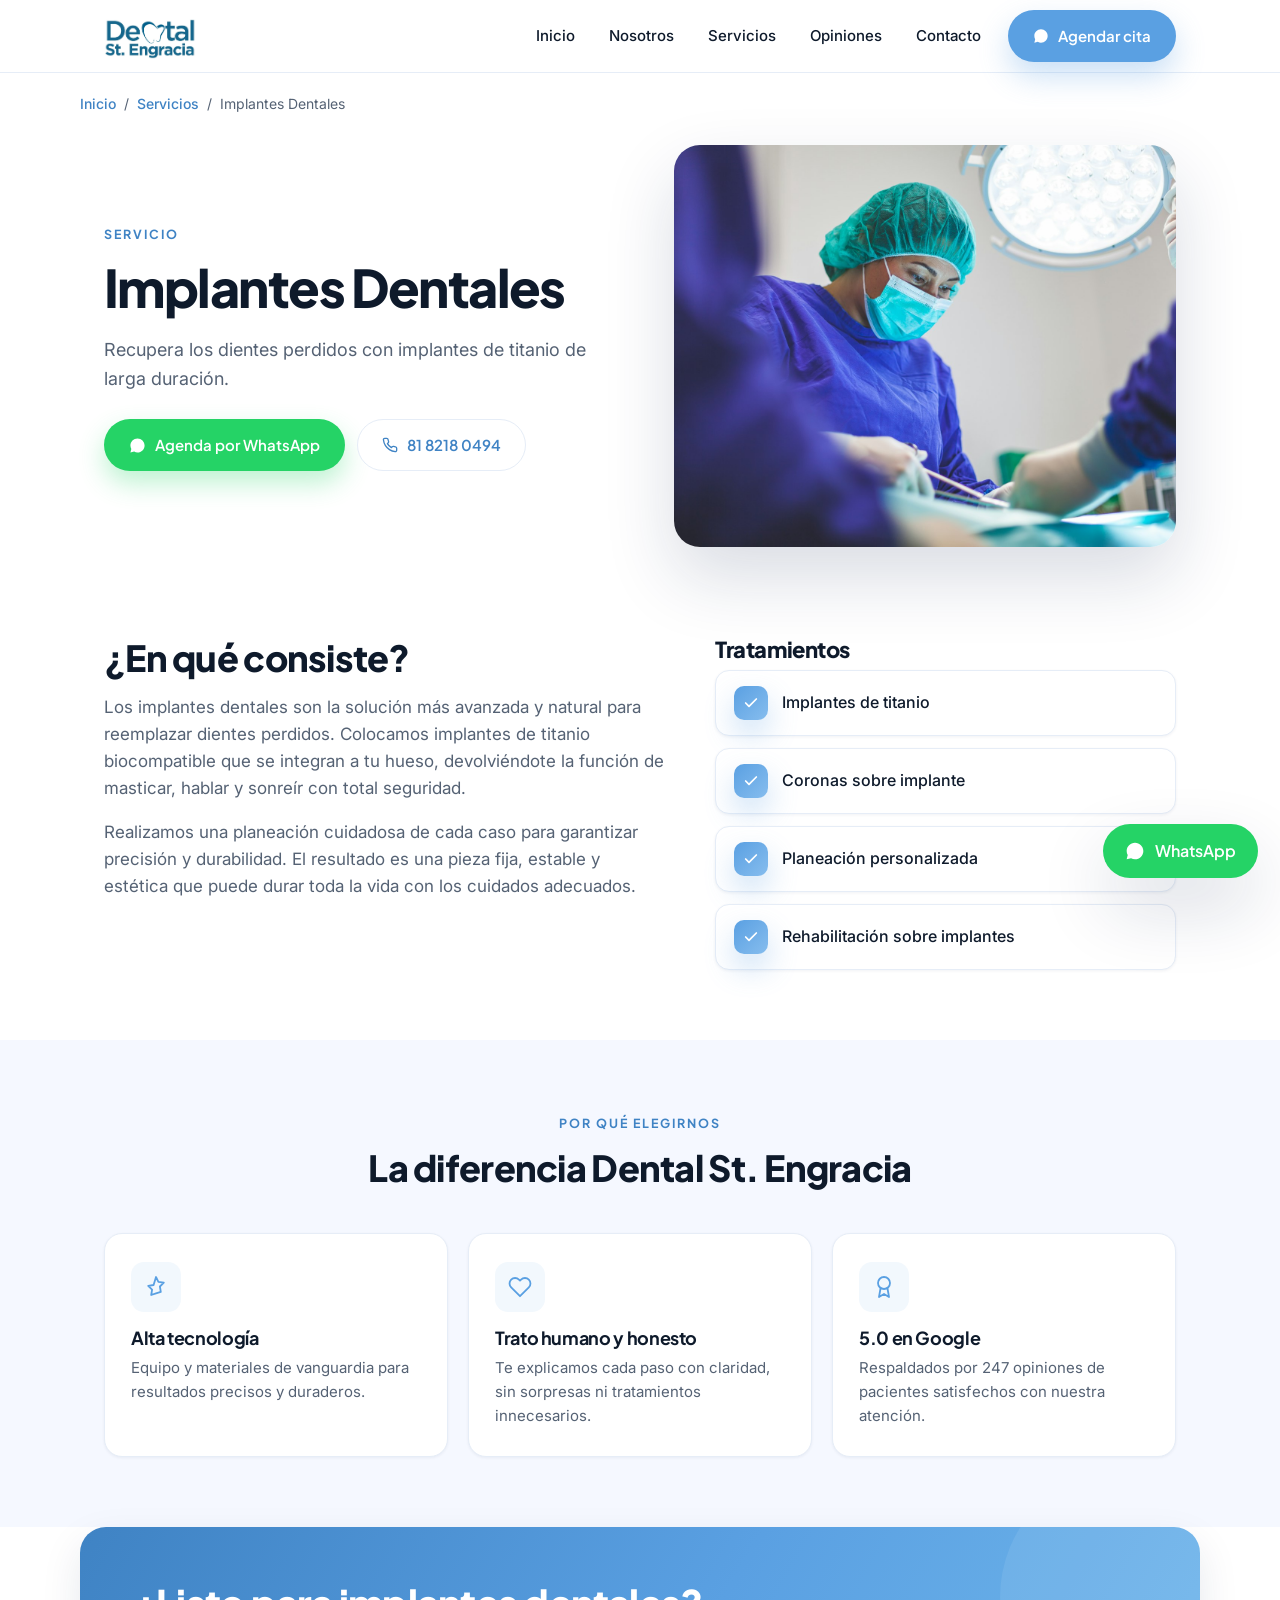
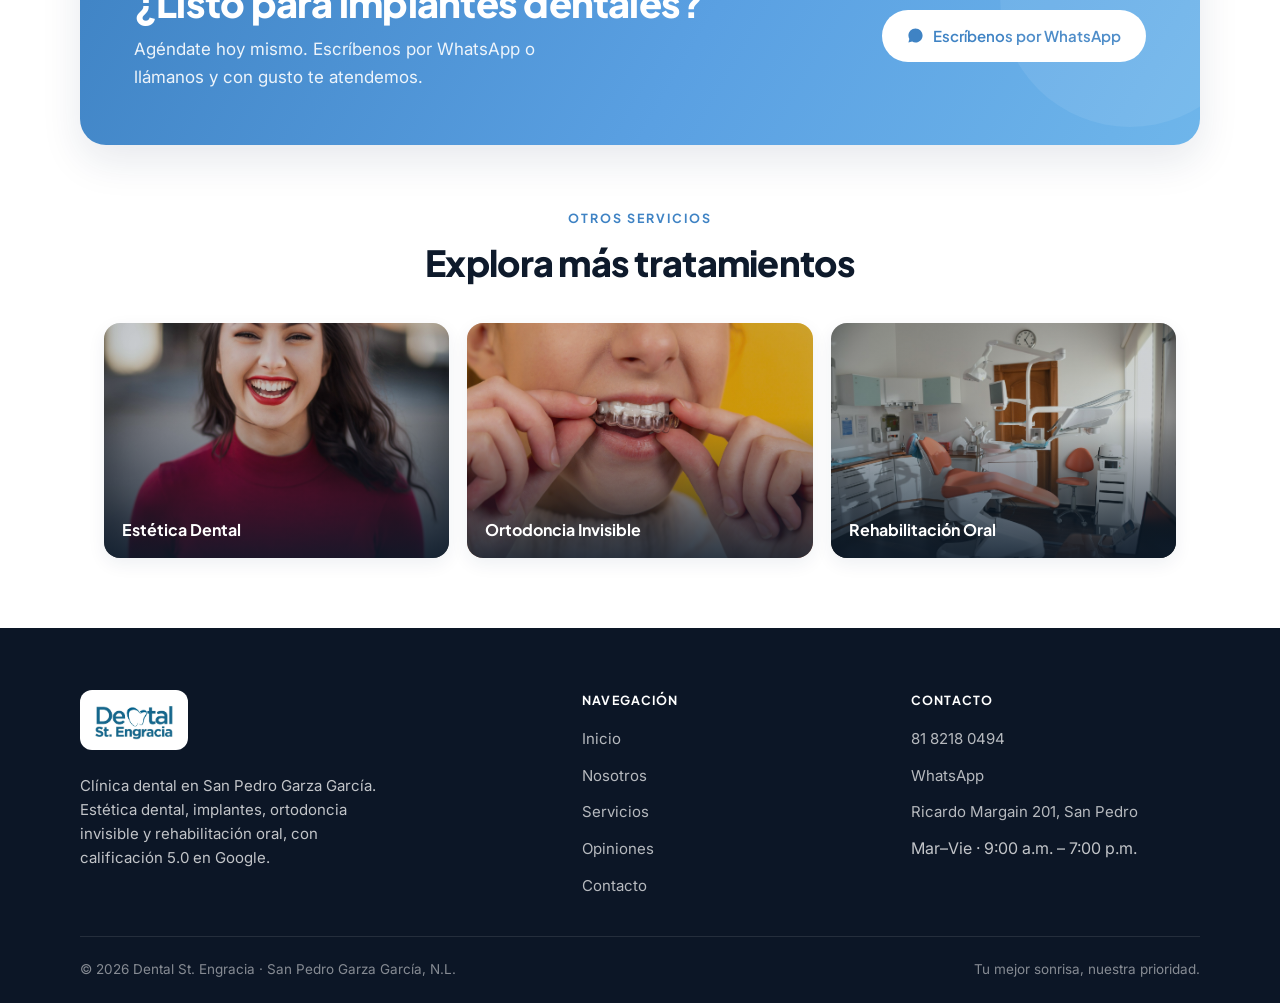
<file: servicios/implantes-dentales.html>
<!DOCTYPE html>
<html lang="es">
<head>
  <meta charset="UTF-8" />
  <meta name="viewport" content="width=device-width, initial-scale=1.0" />
  <title>Implantes Dentales | Dental St. Engracia</title>
  <meta name="description" content="Implantes Dentales en Dental St. Engracia, San Pedro Garza Garc&iacute;a. Recupera los dientes perdidos con implantes de titanio de larga duración." />
  <meta name="theme-color" content="#5aa0e2" />
  <link rel="icon" type="image/png" href="../img/favicon.png" />
  <link rel="apple-touch-icon" href="../img/favicon.png" />
  <link rel="preconnect" href="https://fonts.googleapis.com" />
  <link rel="preconnect" href="https://fonts.gstatic.com" crossorigin />
  <link href="https://fonts.googleapis.com/css2?family=Plus+Jakarta+Sans:wght@500;600;700;800&family=Inter:wght@400;500;600&display=swap" rel="stylesheet" />
  <link rel="stylesheet" href="../styles.css" />
</head>
<body>

  <header>
    <div class="wrap nav">
      <a href="../index.html" class="brand"><img class="logo" src="../img/logo.png" alt="Dental St. Engracia" /></a>
      <nav class="nav-links" id="navLinks">
        <a class="link" href="../index.html#inicio">Inicio</a>
        <a class="link" href="../index.html#nosotros">Nosotros</a>
        <a class="link" href="../index.html#servicios">Servicios</a>
        <a class="link" href="../index.html#opiniones">Opiniones</a>
        <a class="link" href="../index.html#contacto">Contacto</a>
        <div class="nav-cta">
          <a class="btn btn-primary" href="https://wa.me/528182180494" target="_blank" rel="noopener"><svg width="16" height="16" viewBox="0 0 24 24" fill="currentColor"><path d="M17.5 14.4c-.3-.15-1.77-.87-2.04-.97-.27-.1-.47-.15-.67.15-.2.3-.77.97-.94 1.17-.17.2-.35.22-.65.07-.3-.15-1.26-.46-2.4-1.48-.89-.79-1.49-1.77-1.66-2.07-.17-.3-.02-.46.13-.61.13-.13.3-.35.45-.52.15-.17.2-.3.3-.5.1-.2.05-.37-.02-.52-.08-.15-.67-1.62-.92-2.22-.24-.58-.49-.5-.67-.51h-.57c-.2 0-.52.07-.8.37-.27.3-1.04 1.02-1.04 2.48s1.07 2.88 1.22 3.08c.15.2 2.1 3.2 5.08 4.49.71.31 1.26.49 1.69.62.71.23 1.36.2 1.87.12.57-.09 1.77-.72 2.02-1.42.25-.7.25-1.29.17-1.42-.07-.13-.27-.2-.57-.35zM12 2C6.48 2 2 6.48 2 12c0 1.77.46 3.42 1.27 4.86L2 22l5.25-1.38A9.96 9.96 0 0 0 12 22c5.52 0 10-4.48 10-10S17.52 2 12 2z"/></svg> Agendar cita</a>
        </div>
      </nav>
      <button class="menu-btn" id="menuBtn" aria-label="Men&uacute;"><span></span><span></span><span></span></button>
    </div>
  </header>

  <div class="wrap crumb">
    <a href="../index.html">Inicio</a> &nbsp;/&nbsp; <a href="../index.html#servicios">Servicios</a> &nbsp;/&nbsp; Implantes Dentales
  </div>

  <section class="dhero">
    <div class="wrap dhero-grid">
      <div>
        <span class="eyebrow">Servicio</span>
        <h1>Implantes Dentales</h1>
        <p class="lead">Recupera los dientes perdidos con implantes de titanio de larga duración.</p>
        <div class="dhero-actions">
          <a class="btn btn-wa" href="https://wa.me/528182180494" target="_blank" rel="noopener"><svg width="17" height="17" viewBox="0 0 24 24" fill="currentColor"><path d="M17.5 14.4c-.3-.15-1.77-.87-2.04-.97-.27-.1-.47-.15-.67.15-.2.3-.77.97-.94 1.17-.17.2-.35.22-.65.07-.3-.15-1.26-.46-2.4-1.48-.89-.79-1.49-1.77-1.66-2.07-.17-.3-.02-.46.13-.61.13-.13.3-.35.45-.52.15-.17.2-.3.3-.5.1-.2.05-.37-.02-.52-.08-.15-.67-1.62-.92-2.22-.24-.58-.49-.5-.67-.51h-.57c-.2 0-.52.07-.8.37-.27.3-1.04 1.02-1.04 2.48s1.07 2.88 1.22 3.08c.15.2 2.1 3.2 5.08 4.49.71.31 1.26.49 1.69.62.71.23 1.36.2 1.87.12.57-.09 1.77-.72 2.02-1.42.25-.7.25-1.29.17-1.42-.07-.13-.27-.2-.57-.35zM12 2C6.48 2 2 6.48 2 12c0 1.77.46 3.42 1.27 4.86L2 22l5.25-1.38A9.96 9.96 0 0 0 12 22c5.52 0 10-4.48 10-10S17.52 2 12 2z"/></svg> Agenda por WhatsApp</a>
          <a class="btn btn-ghost" href="tel:+528182180494"><svg width="16" height="16" viewBox="0 0 24 24" fill="none" stroke="currentColor" stroke-width="2" stroke-linecap="round" stroke-linejoin="round"><path d="M22 16.92v3a2 2 0 0 1-2.18 2 19.79 19.79 0 0 1-8.63-3.07 19.5 19.5 0 0 1-6-6 19.79 19.79 0 0 1-3.07-8.67A2 2 0 0 1 4.11 2h3a2 2 0 0 1 2 1.72c.13.96.36 1.9.7 2.81a2 2 0 0 1-.45 2.11L8.09 9.91a16 16 0 0 0 6 6l1.27-1.27a2 2 0 0 1 2.11-.45c.9.34 1.85.57 2.81.7A2 2 0 0 1 22 16.92z"/></svg> 81 8218 0494</a>
        </div>
      </div>
      <div class="dhero-img"><img src="../img/implantes-dentales.jpg" alt="Implantes Dentales" /></div>
    </div>
  </section>

  <section class="sec">
    <div class="wrap split">
      <div class="prose">
        <h2 class="sec-title">&iquest;En qu&eacute; consiste?</h2>
          <p>Los implantes dentales son la solución más avanzada y natural para reemplazar dientes perdidos. Colocamos implantes de titanio biocompatible que se integran a tu hueso, devolviéndote la función de masticar, hablar y sonreír con total seguridad.</p>
          <p>Realizamos una planeación cuidadosa de cada caso para garantizar precisión y durabilidad. El resultado es una pieza fija, estable y estética que puede durar toda la vida con los cuidados adecuados.</p>
      </div>
      <div>
        <h2 class="sec-title" style="font-size:22px;margin-bottom:6px;">Tratamientos</h2>
        <ul class="tlist">
          <li><span class="dot"><svg width="16" height="16" viewBox="0 0 24 24" fill="none" stroke="currentColor" stroke-width="2.6" stroke-linecap="round" stroke-linejoin="round"><path d="M20 6 9 17l-5-5"/></svg></span> Implantes de titanio</li>
          <li><span class="dot"><svg width="16" height="16" viewBox="0 0 24 24" fill="none" stroke="currentColor" stroke-width="2.6" stroke-linecap="round" stroke-linejoin="round"><path d="M20 6 9 17l-5-5"/></svg></span> Coronas sobre implante</li>
          <li><span class="dot"><svg width="16" height="16" viewBox="0 0 24 24" fill="none" stroke="currentColor" stroke-width="2.6" stroke-linecap="round" stroke-linejoin="round"><path d="M20 6 9 17l-5-5"/></svg></span> Planeación personalizada</li>
          <li><span class="dot"><svg width="16" height="16" viewBox="0 0 24 24" fill="none" stroke="currentColor" stroke-width="2.6" stroke-linecap="round" stroke-linejoin="round"><path d="M20 6 9 17l-5-5"/></svg></span> Rehabilitación sobre implantes</li>
        </ul>
      </div>
    </div>
  </section>

  <section class="sec benefits">
    <div class="wrap">
      <div style="text-align:center;">
        <span class="eyebrow">Por qu&eacute; elegirnos</span>
        <h2 class="sec-title" style="margin-top:12px;">La diferencia Dental St. Engracia</h2>
      </div>
      <div class="bgrid">
        <div class="bcard">
          <div class="ic"><svg width="24" height="24" viewBox="0 0 24 24" fill="none" stroke="currentColor" stroke-width="1.8" stroke-linecap="round" stroke-linejoin="round"><path d="m12 2 2.4 4.9 5.4.8-3.9 3.8.9 5.4L12 18.3 7.2 20l.9-5.4-3.9-3.8 5.4-.8z"/></svg></div>
          <h3>Alta tecnología</h3>
          <p>Equipo y materiales de vanguardia para resultados precisos y duraderos.</p>
        </div>
        <div class="bcard">
          <div class="ic"><svg width="24" height="24" viewBox="0 0 24 24" fill="none" stroke="currentColor" stroke-width="1.8" stroke-linecap="round" stroke-linejoin="round"><path d="M20.84 4.61a5.5 5.5 0 0 0-7.78 0L12 5.67l-1.06-1.06a5.5 5.5 0 1 0-7.78 7.78L12 21.23l8.84-8.84a5.5 5.5 0 0 0 0-7.78z"/></svg></div>
          <h3>Trato humano y honesto</h3>
          <p>Te explicamos cada paso con claridad, sin sorpresas ni tratamientos innecesarios.</p>
        </div>
        <div class="bcard">
          <div class="ic"><svg width="24" height="24" viewBox="0 0 24 24" fill="none" stroke="currentColor" stroke-width="1.8" stroke-linecap="round" stroke-linejoin="round"><circle cx="12" cy="8" r="6"/><path d="M15.5 13.5 17 22l-5-3-5 3 1.5-8.5"/></svg></div>
          <h3>5.0 en Google</h3>
          <p>Respaldados por 247 opiniones de pacientes satisfechos con nuestra atención.</p>
        </div>
      </div>
    </div>
  </section>

  <section class="cta-wrap">
    <div class="wrap" style="padding:0;">
      <div class="cta-band">
        <div>
          <h2>&iquest;Listo para implantes dentales?</h2>
          <p>Ag&eacute;ndate hoy mismo. Escr&iacute;benos por WhatsApp o ll&aacute;manos y con gusto te atendemos.</p>
        </div>
        <div class="actions">
          <a class="btn btn-white" href="https://wa.me/528182180494" target="_blank" rel="noopener"><svg width="17" height="17" viewBox="0 0 24 24" fill="currentColor"><path d="M17.5 14.4c-.3-.15-1.77-.87-2.04-.97-.27-.1-.47-.15-.67.15-.2.3-.77.97-.94 1.17-.17.2-.35.22-.65.07-.3-.15-1.26-.46-2.4-1.48-.89-.79-1.49-1.77-1.66-2.07-.17-.3-.02-.46.13-.61.13-.13.3-.35.45-.52.15-.17.2-.3.3-.5.1-.2.05-.37-.02-.52-.08-.15-.67-1.62-.92-2.22-.24-.58-.49-.5-.67-.51h-.57c-.2 0-.52.07-.8.37-.27.3-1.04 1.02-1.04 2.48s1.07 2.88 1.22 3.08c.15.2 2.1 3.2 5.08 4.49.71.31 1.26.49 1.69.62.71.23 1.36.2 1.87.12.57-.09 1.77-.72 2.02-1.42.25-.7.25-1.29.17-1.42-.07-.13-.27-.2-.57-.35zM12 2C6.48 2 2 6.48 2 12c0 1.77.46 3.42 1.27 4.86L2 22l5.25-1.38A9.96 9.96 0 0 0 12 22c5.52 0 10-4.48 10-10S17.52 2 12 2z"/></svg> Escr&iacute;benos por WhatsApp</a>
        </div>
      </div>
    </div>
  </section>

  <section class="sec" style="padding-top:20px;">
    <div class="wrap">
      <div style="text-align:center;">
        <span class="eyebrow">Otros servicios</span>
        <h2 class="sec-title" style="margin-top:12px;">Explora m&aacute;s tratamientos</h2>
      </div>
      <div class="more">
        <a class="mcard" href="estetica-dental.html">
          <img src="../img/estetica-dental.jpg" alt="Estética Dental" loading="lazy" />
          <span>Estética Dental</span>
        </a>
        <a class="mcard" href="ortodoncia-invisible.html">
          <img src="../img/ortodoncia-invisible.jpg" alt="Ortodoncia Invisible" loading="lazy" />
          <span>Ortodoncia Invisible</span>
        </a>
        <a class="mcard" href="rehabilitacion-oral.html">
          <img src="../img/rehabilitacion-oral.jpg" alt="Rehabilitación Oral" loading="lazy" />
          <span>Rehabilitación Oral</span>
        </a>
      </div>
    </div>
  </section>

  <footer>
    <div class="wrap foot">
      <div>
        <span class="logo-chip"><img src="../img/logo.png" alt="Dental St. Engracia" /></span>
        <p>Cl&iacute;nica dental en San Pedro Garza Garc&iacute;a. Est&eacute;tica dental, implantes, ortodoncia invisible y rehabilitaci&oacute;n oral, con calificaci&oacute;n 5.0 en Google.</p>
      </div>
      <div>
        <h5>Navegaci&oacute;n</h5>
        <ul>
          <li><a href="../index.html#inicio">Inicio</a></li>
          <li><a href="../index.html#nosotros">Nosotros</a></li>
          <li><a href="../index.html#servicios">Servicios</a></li>
          <li><a href="../index.html#opiniones">Opiniones</a></li>
          <li><a href="../index.html#contacto">Contacto</a></li>
        </ul>
      </div>
      <div>
        <h5>Contacto</h5>
        <ul>
          <li><a href="tel:+528182180494">81 8218 0494</a></li>
          <li><a href="https://wa.me/528182180494" target="_blank" rel="noopener">WhatsApp</a></li>
          <li><a href="../index.html#contacto">Ricardo Margain 201, San Pedro</a></li>
          <li>Mar&ndash;Vie &middot; 9:00 a.m. &ndash; 7:00 p.m.</li>
        </ul>
      </div>
    </div>
    <div class="wrap foot-bottom">
      <span>&copy; <span id="year"></span> Dental St. Engracia &middot; San Pedro Garza Garc&iacute;a, N.L.</span>
      <span>Tu mejor sonrisa, nuestra prioridad.</span>
    </div>
  </footer>

  <a class="float-wa" href="https://wa.me/528182180494" target="_blank" rel="noopener" aria-label="WhatsApp"><svg width="20" height="20" viewBox="0 0 24 24" fill="currentColor"><path d="M17.5 14.4c-.3-.15-1.77-.87-2.04-.97-.27-.1-.47-.15-.67.15-.2.3-.77.97-.94 1.17-.17.2-.35.22-.65.07-.3-.15-1.26-.46-2.4-1.48-.89-.79-1.49-1.77-1.66-2.07-.17-.3-.02-.46.13-.61.13-.13.3-.35.45-.52.15-.17.2-.3.3-.5.1-.2.05-.37-.02-.52-.08-.15-.67-1.62-.92-2.22-.24-.58-.49-.5-.67-.51h-.57c-.2 0-.52.07-.8.37-.27.3-1.04 1.02-1.04 2.48s1.07 2.88 1.22 3.08c.15.2 2.1 3.2 5.08 4.49.71.31 1.26.49 1.69.62.71.23 1.36.2 1.87.12.57-.09 1.77-.72 2.02-1.42.25-.7.25-1.29.17-1.42-.07-.13-.27-.2-.57-.35zM12 2C6.48 2 2 6.48 2 12c0 1.77.46 3.42 1.27 4.86L2 22l5.25-1.38A9.96 9.96 0 0 0 12 22c5.52 0 10-4.48 10-10S17.52 2 12 2z"/></svg> WhatsApp</a>

  <script>
    document.getElementById('year').textContent = new Date().getFullYear();
    var mb = document.getElementById('menuBtn'), nl = document.getElementById('navLinks');
    mb.addEventListener('click', function(){ nl.classList.toggle('open'); });
    nl.querySelectorAll('a').forEach(function(a){ a.addEventListener('click', function(){ nl.classList.remove('open'); }); });
  </script>
</body>
</html>
</file>
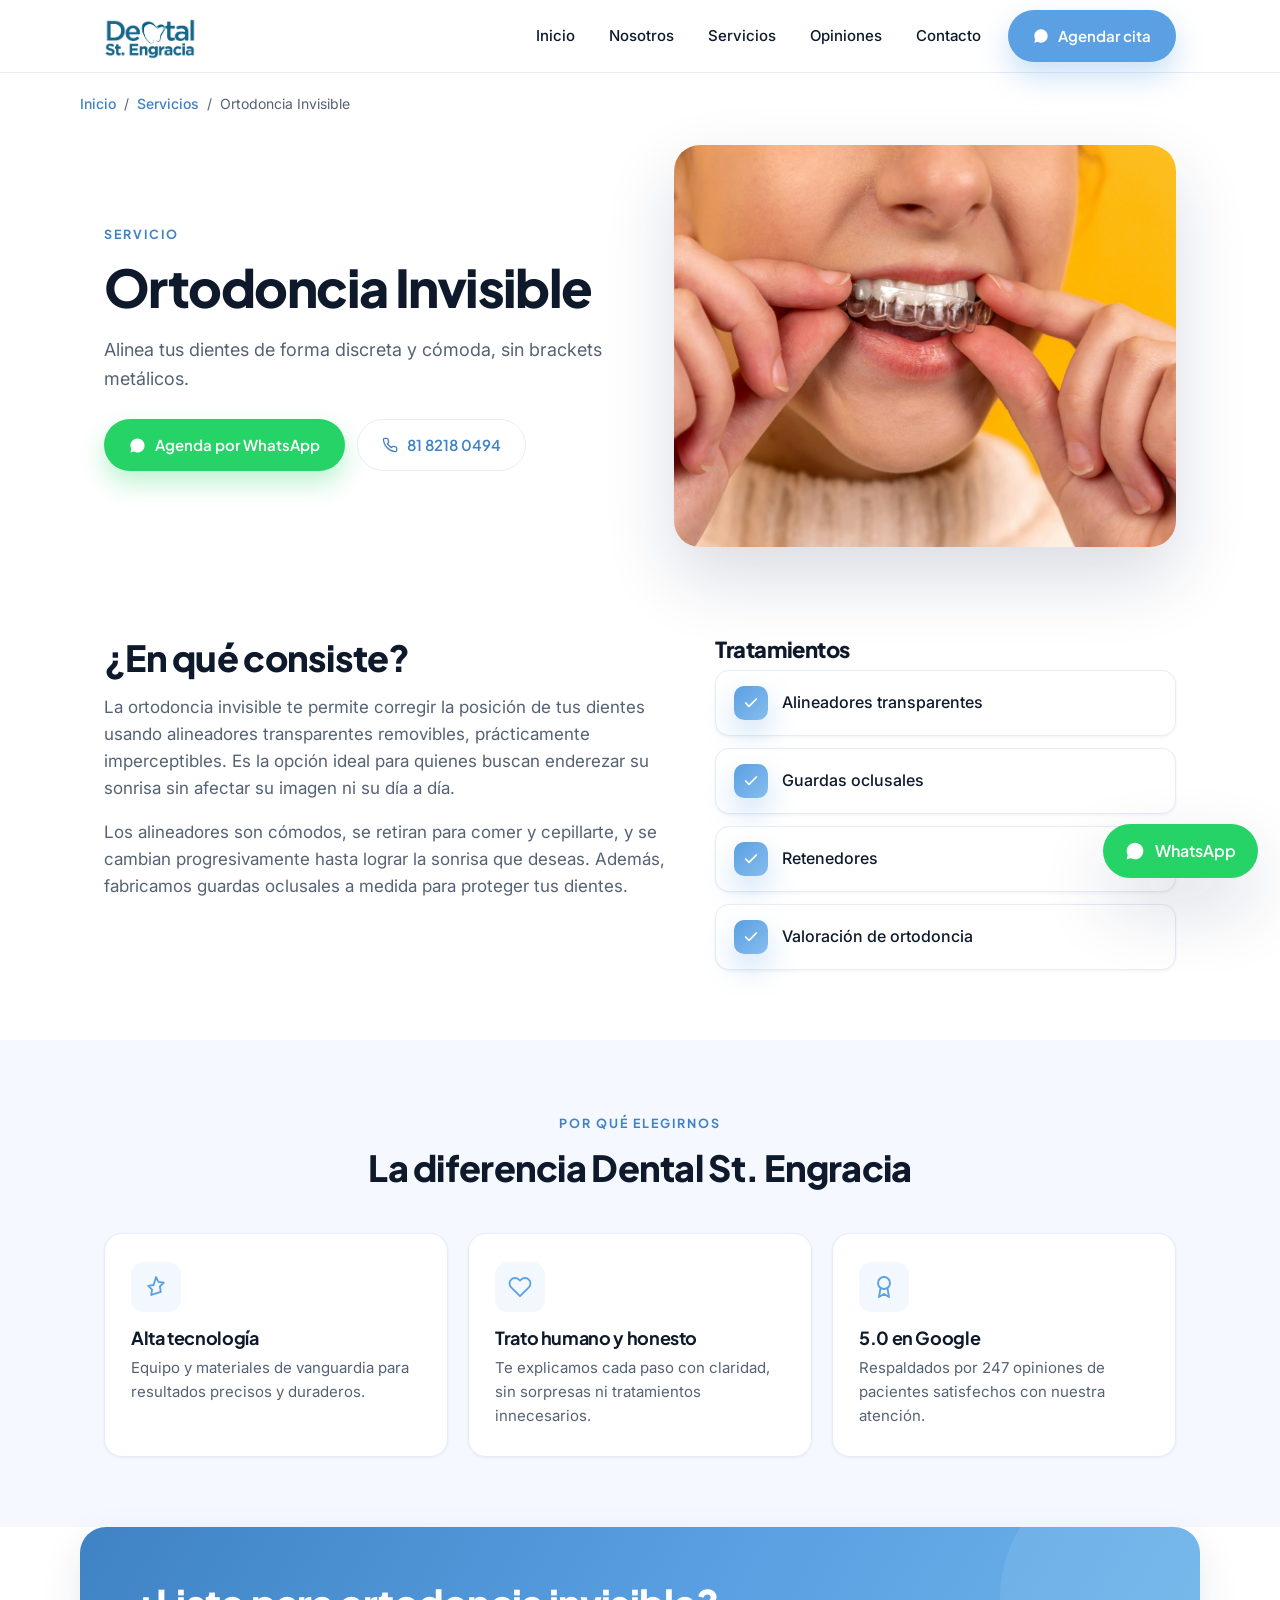
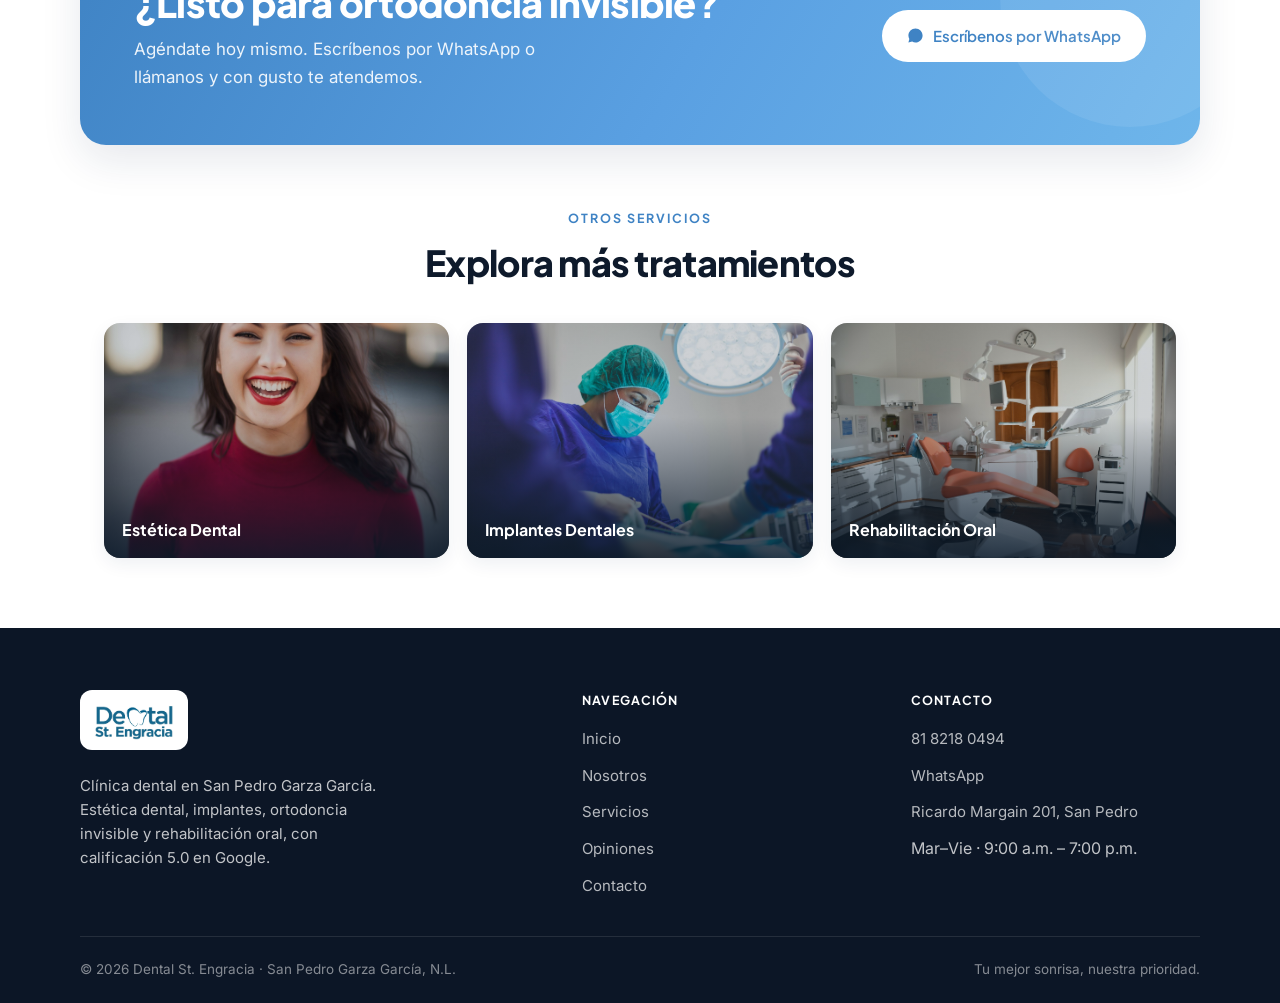
<file: servicios/ortodoncia-invisible.html>
<!DOCTYPE html>
<html lang="es">
<head>
  <meta charset="UTF-8" />
  <meta name="viewport" content="width=device-width, initial-scale=1.0" />
  <title>Ortodoncia Invisible | Dental St. Engracia</title>
  <meta name="description" content="Ortodoncia Invisible en Dental St. Engracia, San Pedro Garza Garc&iacute;a. Alinea tus dientes de forma discreta y cómoda, sin brackets metálicos." />
  <meta name="theme-color" content="#5aa0e2" />
  <link rel="icon" type="image/png" href="../img/favicon.png" />
  <link rel="apple-touch-icon" href="../img/favicon.png" />
  <link rel="preconnect" href="https://fonts.googleapis.com" />
  <link rel="preconnect" href="https://fonts.gstatic.com" crossorigin />
  <link href="https://fonts.googleapis.com/css2?family=Plus+Jakarta+Sans:wght@500;600;700;800&family=Inter:wght@400;500;600&display=swap" rel="stylesheet" />
  <link rel="stylesheet" href="../styles.css" />
</head>
<body>

  <header>
    <div class="wrap nav">
      <a href="../index.html" class="brand"><img class="logo" src="../img/logo.png" alt="Dental St. Engracia" /></a>
      <nav class="nav-links" id="navLinks">
        <a class="link" href="../index.html#inicio">Inicio</a>
        <a class="link" href="../index.html#nosotros">Nosotros</a>
        <a class="link" href="../index.html#servicios">Servicios</a>
        <a class="link" href="../index.html#opiniones">Opiniones</a>
        <a class="link" href="../index.html#contacto">Contacto</a>
        <div class="nav-cta">
          <a class="btn btn-primary" href="https://wa.me/528182180494" target="_blank" rel="noopener"><svg width="16" height="16" viewBox="0 0 24 24" fill="currentColor"><path d="M17.5 14.4c-.3-.15-1.77-.87-2.04-.97-.27-.1-.47-.15-.67.15-.2.3-.77.97-.94 1.17-.17.2-.35.22-.65.07-.3-.15-1.26-.46-2.4-1.48-.89-.79-1.49-1.77-1.66-2.07-.17-.3-.02-.46.13-.61.13-.13.3-.35.45-.52.15-.17.2-.3.3-.5.1-.2.05-.37-.02-.52-.08-.15-.67-1.62-.92-2.22-.24-.58-.49-.5-.67-.51h-.57c-.2 0-.52.07-.8.37-.27.3-1.04 1.02-1.04 2.48s1.07 2.88 1.22 3.08c.15.2 2.1 3.2 5.08 4.49.71.31 1.26.49 1.69.62.71.23 1.36.2 1.87.12.57-.09 1.77-.72 2.02-1.42.25-.7.25-1.29.17-1.42-.07-.13-.27-.2-.57-.35zM12 2C6.48 2 2 6.48 2 12c0 1.77.46 3.42 1.27 4.86L2 22l5.25-1.38A9.96 9.96 0 0 0 12 22c5.52 0 10-4.48 10-10S17.52 2 12 2z"/></svg> Agendar cita</a>
        </div>
      </nav>
      <button class="menu-btn" id="menuBtn" aria-label="Men&uacute;"><span></span><span></span><span></span></button>
    </div>
  </header>

  <div class="wrap crumb">
    <a href="../index.html">Inicio</a> &nbsp;/&nbsp; <a href="../index.html#servicios">Servicios</a> &nbsp;/&nbsp; Ortodoncia Invisible
  </div>

  <section class="dhero">
    <div class="wrap dhero-grid">
      <div>
        <span class="eyebrow">Servicio</span>
        <h1>Ortodoncia Invisible</h1>
        <p class="lead">Alinea tus dientes de forma discreta y cómoda, sin brackets metálicos.</p>
        <div class="dhero-actions">
          <a class="btn btn-wa" href="https://wa.me/528182180494" target="_blank" rel="noopener"><svg width="17" height="17" viewBox="0 0 24 24" fill="currentColor"><path d="M17.5 14.4c-.3-.15-1.77-.87-2.04-.97-.27-.1-.47-.15-.67.15-.2.3-.77.97-.94 1.17-.17.2-.35.22-.65.07-.3-.15-1.26-.46-2.4-1.48-.89-.79-1.49-1.77-1.66-2.07-.17-.3-.02-.46.13-.61.13-.13.3-.35.45-.52.15-.17.2-.3.3-.5.1-.2.05-.37-.02-.52-.08-.15-.67-1.62-.92-2.22-.24-.58-.49-.5-.67-.51h-.57c-.2 0-.52.07-.8.37-.27.3-1.04 1.02-1.04 2.48s1.07 2.88 1.22 3.08c.15.2 2.1 3.2 5.08 4.49.71.31 1.26.49 1.69.62.71.23 1.36.2 1.87.12.57-.09 1.77-.72 2.02-1.42.25-.7.25-1.29.17-1.42-.07-.13-.27-.2-.57-.35zM12 2C6.48 2 2 6.48 2 12c0 1.77.46 3.42 1.27 4.86L2 22l5.25-1.38A9.96 9.96 0 0 0 12 22c5.52 0 10-4.48 10-10S17.52 2 12 2z"/></svg> Agenda por WhatsApp</a>
          <a class="btn btn-ghost" href="tel:+528182180494"><svg width="16" height="16" viewBox="0 0 24 24" fill="none" stroke="currentColor" stroke-width="2" stroke-linecap="round" stroke-linejoin="round"><path d="M22 16.92v3a2 2 0 0 1-2.18 2 19.79 19.79 0 0 1-8.63-3.07 19.5 19.5 0 0 1-6-6 19.79 19.79 0 0 1-3.07-8.67A2 2 0 0 1 4.11 2h3a2 2 0 0 1 2 1.72c.13.96.36 1.9.7 2.81a2 2 0 0 1-.45 2.11L8.09 9.91a16 16 0 0 0 6 6l1.27-1.27a2 2 0 0 1 2.11-.45c.9.34 1.85.57 2.81.7A2 2 0 0 1 22 16.92z"/></svg> 81 8218 0494</a>
        </div>
      </div>
      <div class="dhero-img"><img src="../img/ortodoncia-invisible.jpg" alt="Ortodoncia Invisible" /></div>
    </div>
  </section>

  <section class="sec">
    <div class="wrap split">
      <div class="prose">
        <h2 class="sec-title">&iquest;En qu&eacute; consiste?</h2>
          <p>La ortodoncia invisible te permite corregir la posición de tus dientes usando alineadores transparentes removibles, prácticamente imperceptibles. Es la opción ideal para quienes buscan enderezar su sonrisa sin afectar su imagen ni su día a día.</p>
          <p>Los alineadores son cómodos, se retiran para comer y cepillarte, y se cambian progresivamente hasta lograr la sonrisa que deseas. Además, fabricamos guardas oclusales a medida para proteger tus dientes.</p>
      </div>
      <div>
        <h2 class="sec-title" style="font-size:22px;margin-bottom:6px;">Tratamientos</h2>
        <ul class="tlist">
          <li><span class="dot"><svg width="16" height="16" viewBox="0 0 24 24" fill="none" stroke="currentColor" stroke-width="2.6" stroke-linecap="round" stroke-linejoin="round"><path d="M20 6 9 17l-5-5"/></svg></span> Alineadores transparentes</li>
          <li><span class="dot"><svg width="16" height="16" viewBox="0 0 24 24" fill="none" stroke="currentColor" stroke-width="2.6" stroke-linecap="round" stroke-linejoin="round"><path d="M20 6 9 17l-5-5"/></svg></span> Guardas oclusales</li>
          <li><span class="dot"><svg width="16" height="16" viewBox="0 0 24 24" fill="none" stroke="currentColor" stroke-width="2.6" stroke-linecap="round" stroke-linejoin="round"><path d="M20 6 9 17l-5-5"/></svg></span> Retenedores</li>
          <li><span class="dot"><svg width="16" height="16" viewBox="0 0 24 24" fill="none" stroke="currentColor" stroke-width="2.6" stroke-linecap="round" stroke-linejoin="round"><path d="M20 6 9 17l-5-5"/></svg></span> Valoración de ortodoncia</li>
        </ul>
      </div>
    </div>
  </section>

  <section class="sec benefits">
    <div class="wrap">
      <div style="text-align:center;">
        <span class="eyebrow">Por qu&eacute; elegirnos</span>
        <h2 class="sec-title" style="margin-top:12px;">La diferencia Dental St. Engracia</h2>
      </div>
      <div class="bgrid">
        <div class="bcard">
          <div class="ic"><svg width="24" height="24" viewBox="0 0 24 24" fill="none" stroke="currentColor" stroke-width="1.8" stroke-linecap="round" stroke-linejoin="round"><path d="m12 2 2.4 4.9 5.4.8-3.9 3.8.9 5.4L12 18.3 7.2 20l.9-5.4-3.9-3.8 5.4-.8z"/></svg></div>
          <h3>Alta tecnología</h3>
          <p>Equipo y materiales de vanguardia para resultados precisos y duraderos.</p>
        </div>
        <div class="bcard">
          <div class="ic"><svg width="24" height="24" viewBox="0 0 24 24" fill="none" stroke="currentColor" stroke-width="1.8" stroke-linecap="round" stroke-linejoin="round"><path d="M20.84 4.61a5.5 5.5 0 0 0-7.78 0L12 5.67l-1.06-1.06a5.5 5.5 0 1 0-7.78 7.78L12 21.23l8.84-8.84a5.5 5.5 0 0 0 0-7.78z"/></svg></div>
          <h3>Trato humano y honesto</h3>
          <p>Te explicamos cada paso con claridad, sin sorpresas ni tratamientos innecesarios.</p>
        </div>
        <div class="bcard">
          <div class="ic"><svg width="24" height="24" viewBox="0 0 24 24" fill="none" stroke="currentColor" stroke-width="1.8" stroke-linecap="round" stroke-linejoin="round"><circle cx="12" cy="8" r="6"/><path d="M15.5 13.5 17 22l-5-3-5 3 1.5-8.5"/></svg></div>
          <h3>5.0 en Google</h3>
          <p>Respaldados por 247 opiniones de pacientes satisfechos con nuestra atención.</p>
        </div>
      </div>
    </div>
  </section>

  <section class="cta-wrap">
    <div class="wrap" style="padding:0;">
      <div class="cta-band">
        <div>
          <h2>&iquest;Listo para ortodoncia invisible?</h2>
          <p>Ag&eacute;ndate hoy mismo. Escr&iacute;benos por WhatsApp o ll&aacute;manos y con gusto te atendemos.</p>
        </div>
        <div class="actions">
          <a class="btn btn-white" href="https://wa.me/528182180494" target="_blank" rel="noopener"><svg width="17" height="17" viewBox="0 0 24 24" fill="currentColor"><path d="M17.5 14.4c-.3-.15-1.77-.87-2.04-.97-.27-.1-.47-.15-.67.15-.2.3-.77.97-.94 1.17-.17.2-.35.22-.65.07-.3-.15-1.26-.46-2.4-1.48-.89-.79-1.49-1.77-1.66-2.07-.17-.3-.02-.46.13-.61.13-.13.3-.35.45-.52.15-.17.2-.3.3-.5.1-.2.05-.37-.02-.52-.08-.15-.67-1.62-.92-2.22-.24-.58-.49-.5-.67-.51h-.57c-.2 0-.52.07-.8.37-.27.3-1.04 1.02-1.04 2.48s1.07 2.88 1.22 3.08c.15.2 2.1 3.2 5.08 4.49.71.31 1.26.49 1.69.62.71.23 1.36.2 1.87.12.57-.09 1.77-.72 2.02-1.42.25-.7.25-1.29.17-1.42-.07-.13-.27-.2-.57-.35zM12 2C6.48 2 2 6.48 2 12c0 1.77.46 3.42 1.27 4.86L2 22l5.25-1.38A9.96 9.96 0 0 0 12 22c5.52 0 10-4.48 10-10S17.52 2 12 2z"/></svg> Escr&iacute;benos por WhatsApp</a>
        </div>
      </div>
    </div>
  </section>

  <section class="sec" style="padding-top:20px;">
    <div class="wrap">
      <div style="text-align:center;">
        <span class="eyebrow">Otros servicios</span>
        <h2 class="sec-title" style="margin-top:12px;">Explora m&aacute;s tratamientos</h2>
      </div>
      <div class="more">
        <a class="mcard" href="estetica-dental.html">
          <img src="../img/estetica-dental.jpg" alt="Estética Dental" loading="lazy" />
          <span>Estética Dental</span>
        </a>
        <a class="mcard" href="implantes-dentales.html">
          <img src="../img/implantes-dentales.jpg" alt="Implantes Dentales" loading="lazy" />
          <span>Implantes Dentales</span>
        </a>
        <a class="mcard" href="rehabilitacion-oral.html">
          <img src="../img/rehabilitacion-oral.jpg" alt="Rehabilitación Oral" loading="lazy" />
          <span>Rehabilitación Oral</span>
        </a>
      </div>
    </div>
  </section>

  <footer>
    <div class="wrap foot">
      <div>
        <span class="logo-chip"><img src="../img/logo.png" alt="Dental St. Engracia" /></span>
        <p>Cl&iacute;nica dental en San Pedro Garza Garc&iacute;a. Est&eacute;tica dental, implantes, ortodoncia invisible y rehabilitaci&oacute;n oral, con calificaci&oacute;n 5.0 en Google.</p>
      </div>
      <div>
        <h5>Navegaci&oacute;n</h5>
        <ul>
          <li><a href="../index.html#inicio">Inicio</a></li>
          <li><a href="../index.html#nosotros">Nosotros</a></li>
          <li><a href="../index.html#servicios">Servicios</a></li>
          <li><a href="../index.html#opiniones">Opiniones</a></li>
          <li><a href="../index.html#contacto">Contacto</a></li>
        </ul>
      </div>
      <div>
        <h5>Contacto</h5>
        <ul>
          <li><a href="tel:+528182180494">81 8218 0494</a></li>
          <li><a href="https://wa.me/528182180494" target="_blank" rel="noopener">WhatsApp</a></li>
          <li><a href="../index.html#contacto">Ricardo Margain 201, San Pedro</a></li>
          <li>Mar&ndash;Vie &middot; 9:00 a.m. &ndash; 7:00 p.m.</li>
        </ul>
      </div>
    </div>
    <div class="wrap foot-bottom">
      <span>&copy; <span id="year"></span> Dental St. Engracia &middot; San Pedro Garza Garc&iacute;a, N.L.</span>
      <span>Tu mejor sonrisa, nuestra prioridad.</span>
    </div>
  </footer>

  <a class="float-wa" href="https://wa.me/528182180494" target="_blank" rel="noopener" aria-label="WhatsApp"><svg width="20" height="20" viewBox="0 0 24 24" fill="currentColor"><path d="M17.5 14.4c-.3-.15-1.77-.87-2.04-.97-.27-.1-.47-.15-.67.15-.2.3-.77.97-.94 1.17-.17.2-.35.22-.65.07-.3-.15-1.26-.46-2.4-1.48-.89-.79-1.49-1.77-1.66-2.07-.17-.3-.02-.46.13-.61.13-.13.3-.35.45-.52.15-.17.2-.3.3-.5.1-.2.05-.37-.02-.52-.08-.15-.67-1.62-.92-2.22-.24-.58-.49-.5-.67-.51h-.57c-.2 0-.52.07-.8.37-.27.3-1.04 1.02-1.04 2.48s1.07 2.88 1.22 3.08c.15.2 2.1 3.2 5.08 4.49.71.31 1.26.49 1.69.62.71.23 1.36.2 1.87.12.57-.09 1.77-.72 2.02-1.42.25-.7.25-1.29.17-1.42-.07-.13-.27-.2-.57-.35zM12 2C6.48 2 2 6.48 2 12c0 1.77.46 3.42 1.27 4.86L2 22l5.25-1.38A9.96 9.96 0 0 0 12 22c5.52 0 10-4.48 10-10S17.52 2 12 2z"/></svg> WhatsApp</a>

  <script>
    document.getElementById('year').textContent = new Date().getFullYear();
    var mb = document.getElementById('menuBtn'), nl = document.getElementById('navLinks');
    mb.addEventListener('click', function(){ nl.classList.toggle('open'); });
    nl.querySelectorAll('a').forEach(function(a){ a.addEventListener('click', function(){ nl.classList.remove('open'); }); });
  </script>
</body>
</html>
</file>
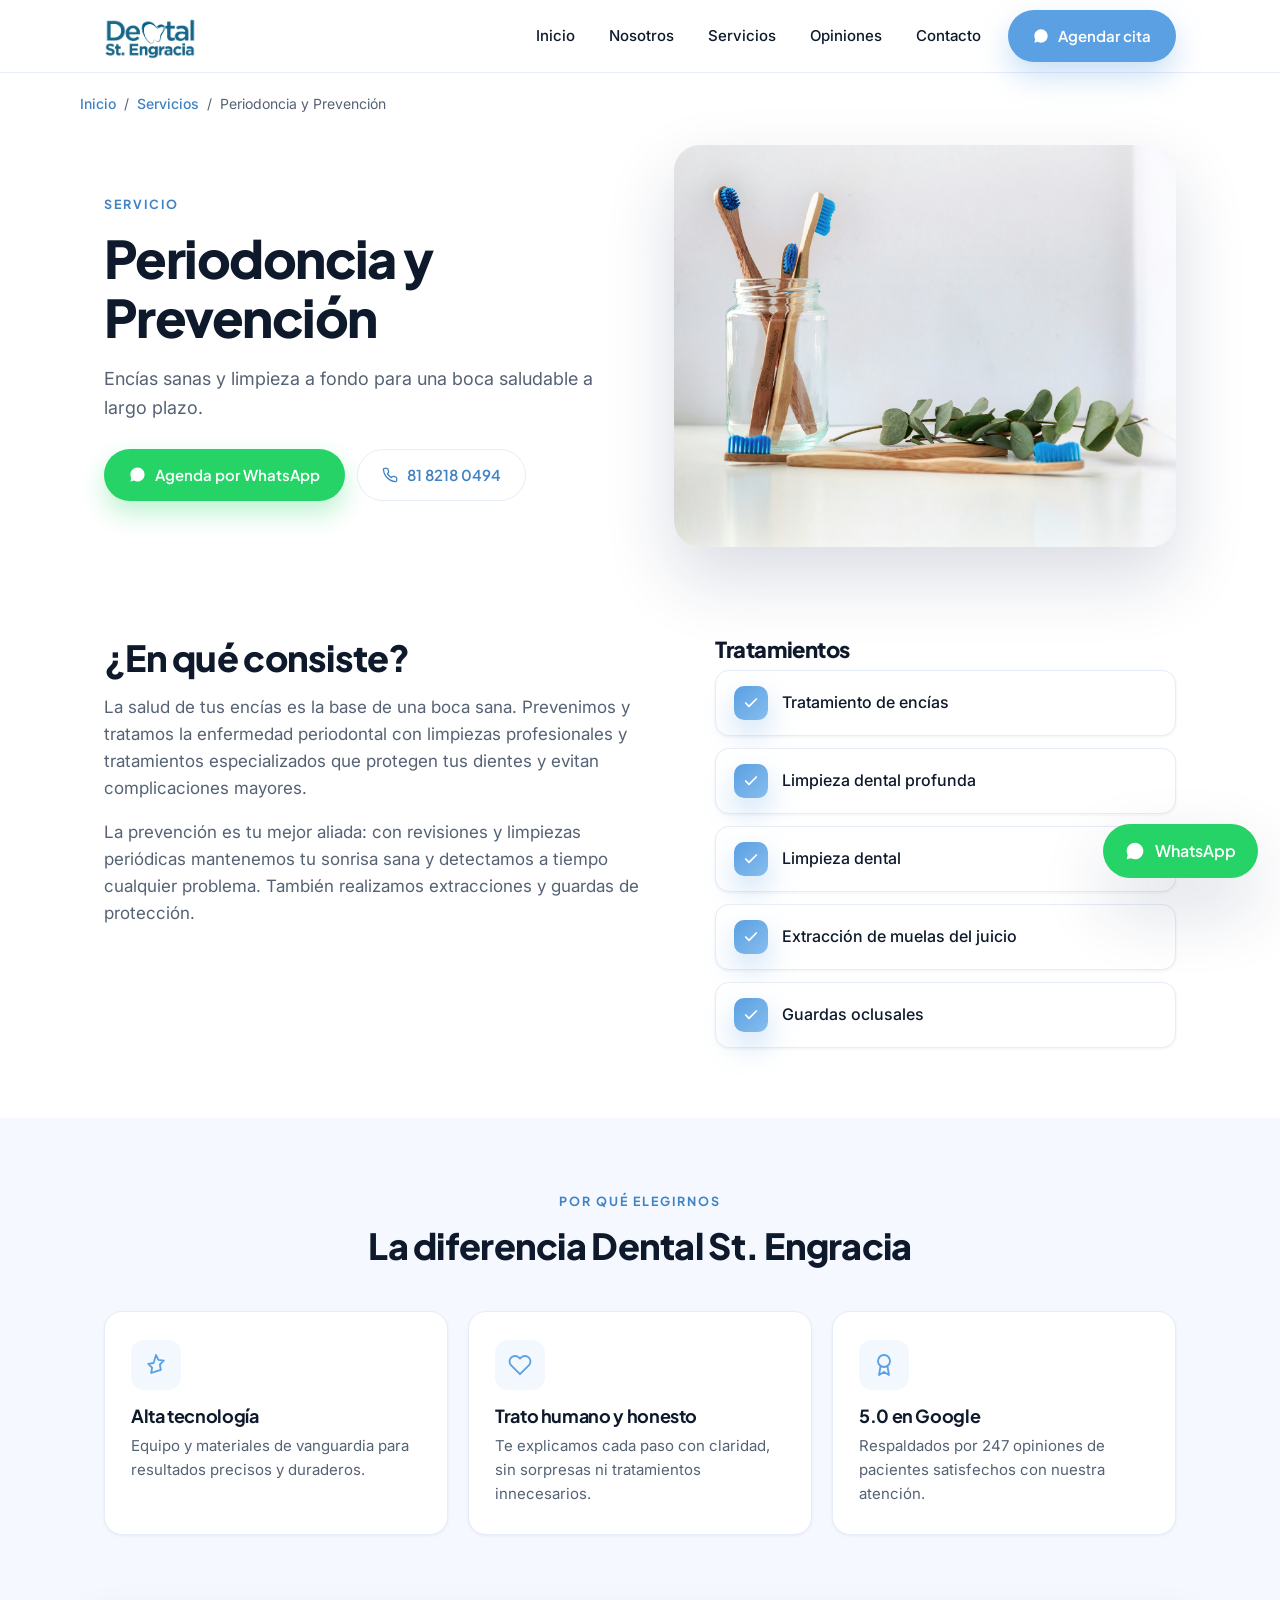
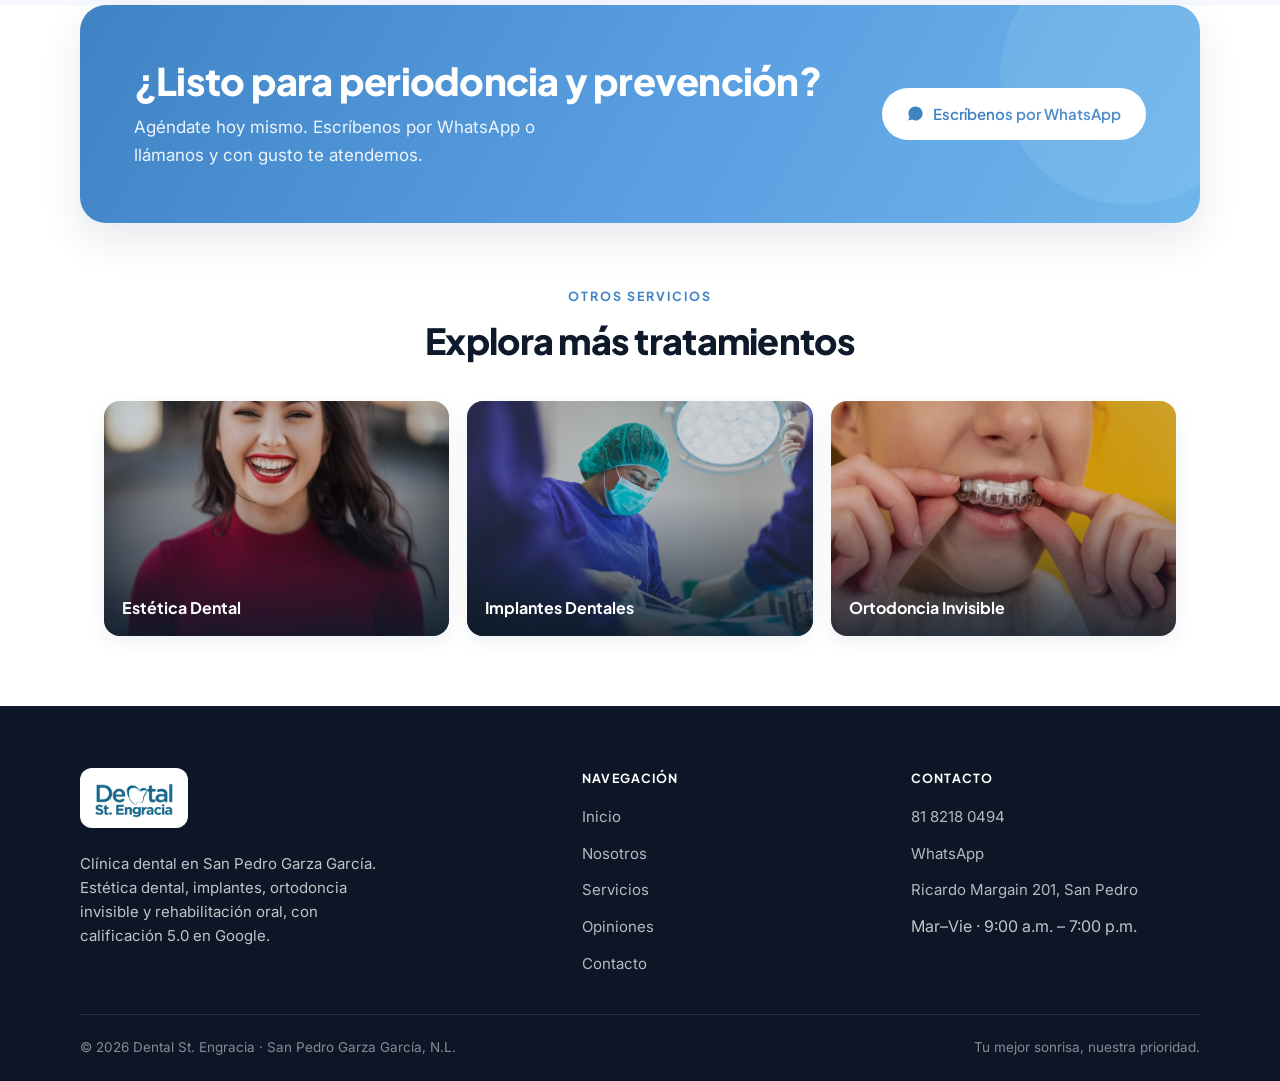
<file: servicios/periodoncia-prevencion.html>
<!DOCTYPE html>
<html lang="es">
<head>
  <meta charset="UTF-8" />
  <meta name="viewport" content="width=device-width, initial-scale=1.0" />
  <title>Periodoncia y Prevención | Dental St. Engracia</title>
  <meta name="description" content="Periodoncia y Prevención en Dental St. Engracia, San Pedro Garza Garc&iacute;a. Encías sanas y limpieza a fondo para una boca saludable a largo plazo." />
  <meta name="theme-color" content="#5aa0e2" />
  <link rel="icon" type="image/png" href="../img/favicon.png" />
  <link rel="apple-touch-icon" href="../img/favicon.png" />
  <link rel="preconnect" href="https://fonts.googleapis.com" />
  <link rel="preconnect" href="https://fonts.gstatic.com" crossorigin />
  <link href="https://fonts.googleapis.com/css2?family=Plus+Jakarta+Sans:wght@500;600;700;800&family=Inter:wght@400;500;600&display=swap" rel="stylesheet" />
  <link rel="stylesheet" href="../styles.css" />
</head>
<body>

  <header>
    <div class="wrap nav">
      <a href="../index.html" class="brand"><img class="logo" src="../img/logo.png" alt="Dental St. Engracia" /></a>
      <nav class="nav-links" id="navLinks">
        <a class="link" href="../index.html#inicio">Inicio</a>
        <a class="link" href="../index.html#nosotros">Nosotros</a>
        <a class="link" href="../index.html#servicios">Servicios</a>
        <a class="link" href="../index.html#opiniones">Opiniones</a>
        <a class="link" href="../index.html#contacto">Contacto</a>
        <div class="nav-cta">
          <a class="btn btn-primary" href="https://wa.me/528182180494" target="_blank" rel="noopener"><svg width="16" height="16" viewBox="0 0 24 24" fill="currentColor"><path d="M17.5 14.4c-.3-.15-1.77-.87-2.04-.97-.27-.1-.47-.15-.67.15-.2.3-.77.97-.94 1.17-.17.2-.35.22-.65.07-.3-.15-1.26-.46-2.4-1.48-.89-.79-1.49-1.77-1.66-2.07-.17-.3-.02-.46.13-.61.13-.13.3-.35.45-.52.15-.17.2-.3.3-.5.1-.2.05-.37-.02-.52-.08-.15-.67-1.62-.92-2.22-.24-.58-.49-.5-.67-.51h-.57c-.2 0-.52.07-.8.37-.27.3-1.04 1.02-1.04 2.48s1.07 2.88 1.22 3.08c.15.2 2.1 3.2 5.08 4.49.71.31 1.26.49 1.69.62.71.23 1.36.2 1.87.12.57-.09 1.77-.72 2.02-1.42.25-.7.25-1.29.17-1.42-.07-.13-.27-.2-.57-.35zM12 2C6.48 2 2 6.48 2 12c0 1.77.46 3.42 1.27 4.86L2 22l5.25-1.38A9.96 9.96 0 0 0 12 22c5.52 0 10-4.48 10-10S17.52 2 12 2z"/></svg> Agendar cita</a>
        </div>
      </nav>
      <button class="menu-btn" id="menuBtn" aria-label="Men&uacute;"><span></span><span></span><span></span></button>
    </div>
  </header>

  <div class="wrap crumb">
    <a href="../index.html">Inicio</a> &nbsp;/&nbsp; <a href="../index.html#servicios">Servicios</a> &nbsp;/&nbsp; Periodoncia y Prevención
  </div>

  <section class="dhero">
    <div class="wrap dhero-grid">
      <div>
        <span class="eyebrow">Servicio</span>
        <h1>Periodoncia y Prevención</h1>
        <p class="lead">Encías sanas y limpieza a fondo para una boca saludable a largo plazo.</p>
        <div class="dhero-actions">
          <a class="btn btn-wa" href="https://wa.me/528182180494" target="_blank" rel="noopener"><svg width="17" height="17" viewBox="0 0 24 24" fill="currentColor"><path d="M17.5 14.4c-.3-.15-1.77-.87-2.04-.97-.27-.1-.47-.15-.67.15-.2.3-.77.97-.94 1.17-.17.2-.35.22-.65.07-.3-.15-1.26-.46-2.4-1.48-.89-.79-1.49-1.77-1.66-2.07-.17-.3-.02-.46.13-.61.13-.13.3-.35.45-.52.15-.17.2-.3.3-.5.1-.2.05-.37-.02-.52-.08-.15-.67-1.62-.92-2.22-.24-.58-.49-.5-.67-.51h-.57c-.2 0-.52.07-.8.37-.27.3-1.04 1.02-1.04 2.48s1.07 2.88 1.22 3.08c.15.2 2.1 3.2 5.08 4.49.71.31 1.26.49 1.69.62.71.23 1.36.2 1.87.12.57-.09 1.77-.72 2.02-1.42.25-.7.25-1.29.17-1.42-.07-.13-.27-.2-.57-.35zM12 2C6.48 2 2 6.48 2 12c0 1.77.46 3.42 1.27 4.86L2 22l5.25-1.38A9.96 9.96 0 0 0 12 22c5.52 0 10-4.48 10-10S17.52 2 12 2z"/></svg> Agenda por WhatsApp</a>
          <a class="btn btn-ghost" href="tel:+528182180494"><svg width="16" height="16" viewBox="0 0 24 24" fill="none" stroke="currentColor" stroke-width="2" stroke-linecap="round" stroke-linejoin="round"><path d="M22 16.92v3a2 2 0 0 1-2.18 2 19.79 19.79 0 0 1-8.63-3.07 19.5 19.5 0 0 1-6-6 19.79 19.79 0 0 1-3.07-8.67A2 2 0 0 1 4.11 2h3a2 2 0 0 1 2 1.72c.13.96.36 1.9.7 2.81a2 2 0 0 1-.45 2.11L8.09 9.91a16 16 0 0 0 6 6l1.27-1.27a2 2 0 0 1 2.11-.45c.9.34 1.85.57 2.81.7A2 2 0 0 1 22 16.92z"/></svg> 81 8218 0494</a>
        </div>
      </div>
      <div class="dhero-img"><img src="../img/periodoncia-prevencion.jpg" alt="Periodoncia y Prevención" /></div>
    </div>
  </section>

  <section class="sec">
    <div class="wrap split">
      <div class="prose">
        <h2 class="sec-title">&iquest;En qu&eacute; consiste?</h2>
          <p>La salud de tus encías es la base de una boca sana. Prevenimos y tratamos la enfermedad periodontal con limpiezas profesionales y tratamientos especializados que protegen tus dientes y evitan complicaciones mayores.</p>
          <p>La prevención es tu mejor aliada: con revisiones y limpiezas periódicas mantenemos tu sonrisa sana y detectamos a tiempo cualquier problema. También realizamos extracciones y guardas de protección.</p>
      </div>
      <div>
        <h2 class="sec-title" style="font-size:22px;margin-bottom:6px;">Tratamientos</h2>
        <ul class="tlist">
          <li><span class="dot"><svg width="16" height="16" viewBox="0 0 24 24" fill="none" stroke="currentColor" stroke-width="2.6" stroke-linecap="round" stroke-linejoin="round"><path d="M20 6 9 17l-5-5"/></svg></span> Tratamiento de encías</li>
          <li><span class="dot"><svg width="16" height="16" viewBox="0 0 24 24" fill="none" stroke="currentColor" stroke-width="2.6" stroke-linecap="round" stroke-linejoin="round"><path d="M20 6 9 17l-5-5"/></svg></span> Limpieza dental profunda</li>
          <li><span class="dot"><svg width="16" height="16" viewBox="0 0 24 24" fill="none" stroke="currentColor" stroke-width="2.6" stroke-linecap="round" stroke-linejoin="round"><path d="M20 6 9 17l-5-5"/></svg></span> Limpieza dental</li>
          <li><span class="dot"><svg width="16" height="16" viewBox="0 0 24 24" fill="none" stroke="currentColor" stroke-width="2.6" stroke-linecap="round" stroke-linejoin="round"><path d="M20 6 9 17l-5-5"/></svg></span> Extracción de muelas del juicio</li>
          <li><span class="dot"><svg width="16" height="16" viewBox="0 0 24 24" fill="none" stroke="currentColor" stroke-width="2.6" stroke-linecap="round" stroke-linejoin="round"><path d="M20 6 9 17l-5-5"/></svg></span> Guardas oclusales</li>
        </ul>
      </div>
    </div>
  </section>

  <section class="sec benefits">
    <div class="wrap">
      <div style="text-align:center;">
        <span class="eyebrow">Por qu&eacute; elegirnos</span>
        <h2 class="sec-title" style="margin-top:12px;">La diferencia Dental St. Engracia</h2>
      </div>
      <div class="bgrid">
        <div class="bcard">
          <div class="ic"><svg width="24" height="24" viewBox="0 0 24 24" fill="none" stroke="currentColor" stroke-width="1.8" stroke-linecap="round" stroke-linejoin="round"><path d="m12 2 2.4 4.9 5.4.8-3.9 3.8.9 5.4L12 18.3 7.2 20l.9-5.4-3.9-3.8 5.4-.8z"/></svg></div>
          <h3>Alta tecnología</h3>
          <p>Equipo y materiales de vanguardia para resultados precisos y duraderos.</p>
        </div>
        <div class="bcard">
          <div class="ic"><svg width="24" height="24" viewBox="0 0 24 24" fill="none" stroke="currentColor" stroke-width="1.8" stroke-linecap="round" stroke-linejoin="round"><path d="M20.84 4.61a5.5 5.5 0 0 0-7.78 0L12 5.67l-1.06-1.06a5.5 5.5 0 1 0-7.78 7.78L12 21.23l8.84-8.84a5.5 5.5 0 0 0 0-7.78z"/></svg></div>
          <h3>Trato humano y honesto</h3>
          <p>Te explicamos cada paso con claridad, sin sorpresas ni tratamientos innecesarios.</p>
        </div>
        <div class="bcard">
          <div class="ic"><svg width="24" height="24" viewBox="0 0 24 24" fill="none" stroke="currentColor" stroke-width="1.8" stroke-linecap="round" stroke-linejoin="round"><circle cx="12" cy="8" r="6"/><path d="M15.5 13.5 17 22l-5-3-5 3 1.5-8.5"/></svg></div>
          <h3>5.0 en Google</h3>
          <p>Respaldados por 247 opiniones de pacientes satisfechos con nuestra atención.</p>
        </div>
      </div>
    </div>
  </section>

  <section class="cta-wrap">
    <div class="wrap" style="padding:0;">
      <div class="cta-band">
        <div>
          <h2>&iquest;Listo para periodoncia y prevención?</h2>
          <p>Ag&eacute;ndate hoy mismo. Escr&iacute;benos por WhatsApp o ll&aacute;manos y con gusto te atendemos.</p>
        </div>
        <div class="actions">
          <a class="btn btn-white" href="https://wa.me/528182180494" target="_blank" rel="noopener"><svg width="17" height="17" viewBox="0 0 24 24" fill="currentColor"><path d="M17.5 14.4c-.3-.15-1.77-.87-2.04-.97-.27-.1-.47-.15-.67.15-.2.3-.77.97-.94 1.17-.17.2-.35.22-.65.07-.3-.15-1.26-.46-2.4-1.48-.89-.79-1.49-1.77-1.66-2.07-.17-.3-.02-.46.13-.61.13-.13.3-.35.45-.52.15-.17.2-.3.3-.5.1-.2.05-.37-.02-.52-.08-.15-.67-1.62-.92-2.22-.24-.58-.49-.5-.67-.51h-.57c-.2 0-.52.07-.8.37-.27.3-1.04 1.02-1.04 2.48s1.07 2.88 1.22 3.08c.15.2 2.1 3.2 5.08 4.49.71.31 1.26.49 1.69.62.71.23 1.36.2 1.87.12.57-.09 1.77-.72 2.02-1.42.25-.7.25-1.29.17-1.42-.07-.13-.27-.2-.57-.35zM12 2C6.48 2 2 6.48 2 12c0 1.77.46 3.42 1.27 4.86L2 22l5.25-1.38A9.96 9.96 0 0 0 12 22c5.52 0 10-4.48 10-10S17.52 2 12 2z"/></svg> Escr&iacute;benos por WhatsApp</a>
        </div>
      </div>
    </div>
  </section>

  <section class="sec" style="padding-top:20px;">
    <div class="wrap">
      <div style="text-align:center;">
        <span class="eyebrow">Otros servicios</span>
        <h2 class="sec-title" style="margin-top:12px;">Explora m&aacute;s tratamientos</h2>
      </div>
      <div class="more">
        <a class="mcard" href="estetica-dental.html">
          <img src="../img/estetica-dental.jpg" alt="Estética Dental" loading="lazy" />
          <span>Estética Dental</span>
        </a>
        <a class="mcard" href="implantes-dentales.html">
          <img src="../img/implantes-dentales.jpg" alt="Implantes Dentales" loading="lazy" />
          <span>Implantes Dentales</span>
        </a>
        <a class="mcard" href="ortodoncia-invisible.html">
          <img src="../img/ortodoncia-invisible.jpg" alt="Ortodoncia Invisible" loading="lazy" />
          <span>Ortodoncia Invisible</span>
        </a>
      </div>
    </div>
  </section>

  <footer>
    <div class="wrap foot">
      <div>
        <span class="logo-chip"><img src="../img/logo.png" alt="Dental St. Engracia" /></span>
        <p>Cl&iacute;nica dental en San Pedro Garza Garc&iacute;a. Est&eacute;tica dental, implantes, ortodoncia invisible y rehabilitaci&oacute;n oral, con calificaci&oacute;n 5.0 en Google.</p>
      </div>
      <div>
        <h5>Navegaci&oacute;n</h5>
        <ul>
          <li><a href="../index.html#inicio">Inicio</a></li>
          <li><a href="../index.html#nosotros">Nosotros</a></li>
          <li><a href="../index.html#servicios">Servicios</a></li>
          <li><a href="../index.html#opiniones">Opiniones</a></li>
          <li><a href="../index.html#contacto">Contacto</a></li>
        </ul>
      </div>
      <div>
        <h5>Contacto</h5>
        <ul>
          <li><a href="tel:+528182180494">81 8218 0494</a></li>
          <li><a href="https://wa.me/528182180494" target="_blank" rel="noopener">WhatsApp</a></li>
          <li><a href="../index.html#contacto">Ricardo Margain 201, San Pedro</a></li>
          <li>Mar&ndash;Vie &middot; 9:00 a.m. &ndash; 7:00 p.m.</li>
        </ul>
      </div>
    </div>
    <div class="wrap foot-bottom">
      <span>&copy; <span id="year"></span> Dental St. Engracia &middot; San Pedro Garza Garc&iacute;a, N.L.</span>
      <span>Tu mejor sonrisa, nuestra prioridad.</span>
    </div>
  </footer>

  <a class="float-wa" href="https://wa.me/528182180494" target="_blank" rel="noopener" aria-label="WhatsApp"><svg width="20" height="20" viewBox="0 0 24 24" fill="currentColor"><path d="M17.5 14.4c-.3-.15-1.77-.87-2.04-.97-.27-.1-.47-.15-.67.15-.2.3-.77.97-.94 1.17-.17.2-.35.22-.65.07-.3-.15-1.26-.46-2.4-1.48-.89-.79-1.49-1.77-1.66-2.07-.17-.3-.02-.46.13-.61.13-.13.3-.35.45-.52.15-.17.2-.3.3-.5.1-.2.05-.37-.02-.52-.08-.15-.67-1.62-.92-2.22-.24-.58-.49-.5-.67-.51h-.57c-.2 0-.52.07-.8.37-.27.3-1.04 1.02-1.04 2.48s1.07 2.88 1.22 3.08c.15.2 2.1 3.2 5.08 4.49.71.31 1.26.49 1.69.62.71.23 1.36.2 1.87.12.57-.09 1.77-.72 2.02-1.42.25-.7.25-1.29.17-1.42-.07-.13-.27-.2-.57-.35zM12 2C6.48 2 2 6.48 2 12c0 1.77.46 3.42 1.27 4.86L2 22l5.25-1.38A9.96 9.96 0 0 0 12 22c5.52 0 10-4.48 10-10S17.52 2 12 2z"/></svg> WhatsApp</a>

  <script>
    document.getElementById('year').textContent = new Date().getFullYear();
    var mb = document.getElementById('menuBtn'), nl = document.getElementById('navLinks');
    mb.addEventListener('click', function(){ nl.classList.toggle('open'); });
    nl.querySelectorAll('a').forEach(function(a){ a.addEventListener('click', function(){ nl.classList.remove('open'); }); });
  </script>
</body>
</html>
</file>
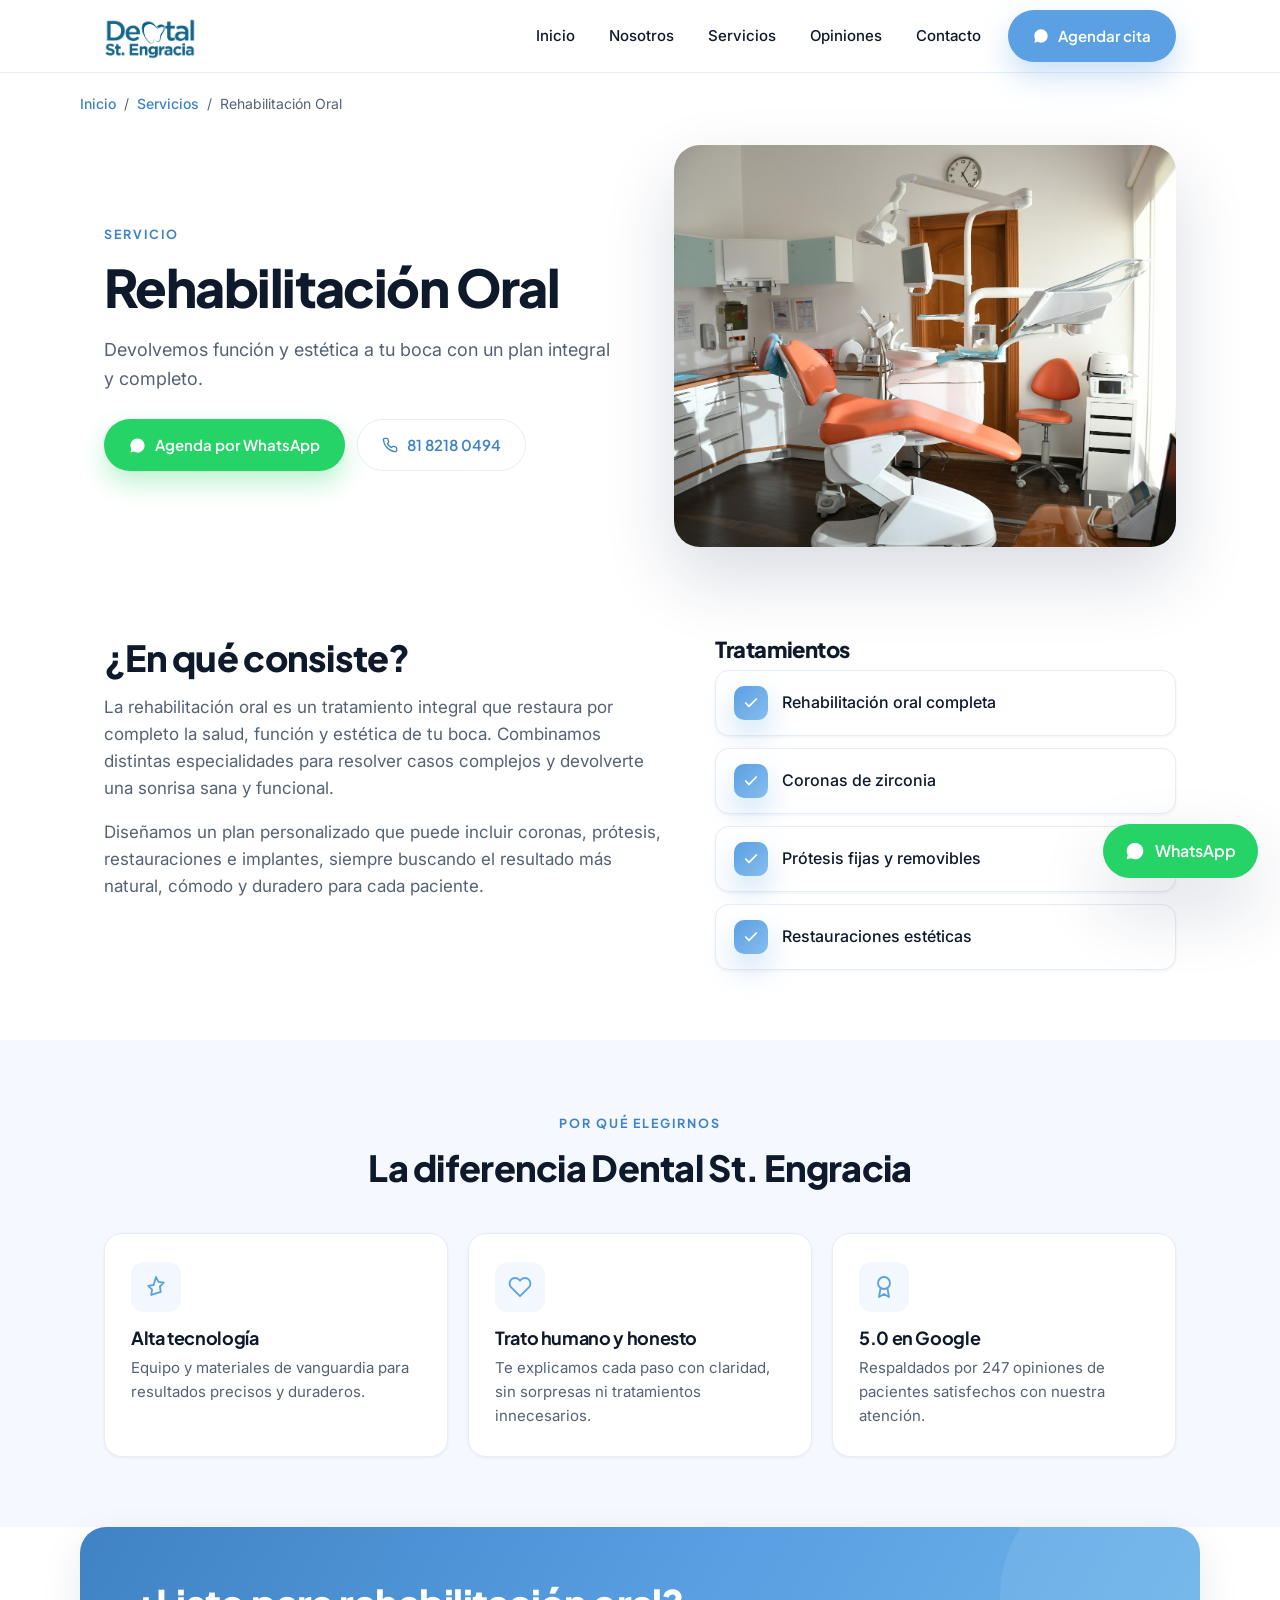
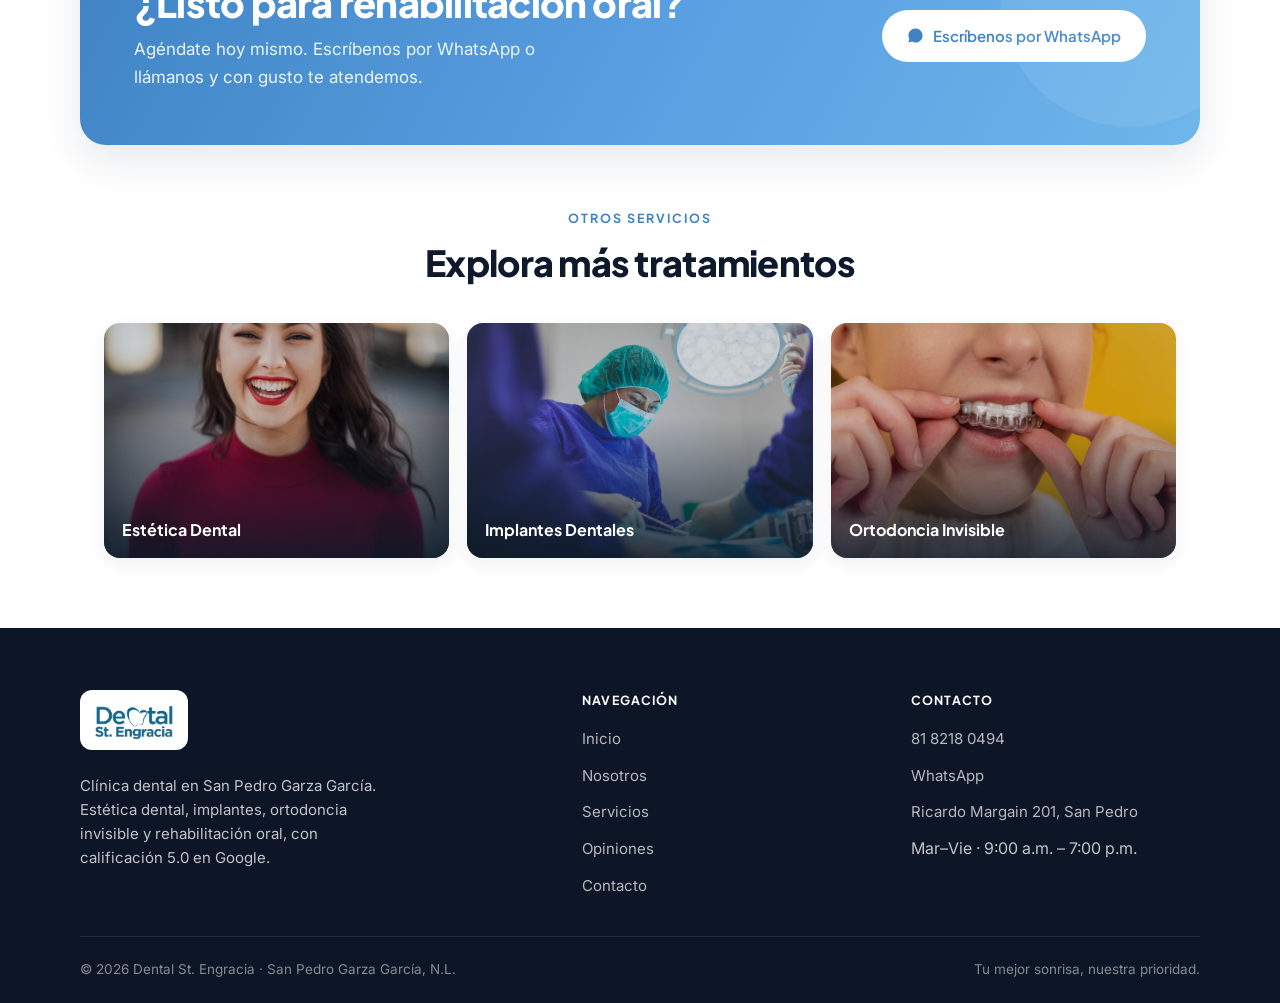
<file: servicios/rehabilitacion-oral.html>
<!DOCTYPE html>
<html lang="es">
<head>
  <meta charset="UTF-8" />
  <meta name="viewport" content="width=device-width, initial-scale=1.0" />
  <title>Rehabilitación Oral | Dental St. Engracia</title>
  <meta name="description" content="Rehabilitación Oral en Dental St. Engracia, San Pedro Garza Garc&iacute;a. Devolvemos función y estética a tu boca con un plan integral y completo." />
  <meta name="theme-color" content="#5aa0e2" />
  <link rel="icon" type="image/png" href="../img/favicon.png" />
  <link rel="apple-touch-icon" href="../img/favicon.png" />
  <link rel="preconnect" href="https://fonts.googleapis.com" />
  <link rel="preconnect" href="https://fonts.gstatic.com" crossorigin />
  <link href="https://fonts.googleapis.com/css2?family=Plus+Jakarta+Sans:wght@500;600;700;800&family=Inter:wght@400;500;600&display=swap" rel="stylesheet" />
  <link rel="stylesheet" href="../styles.css" />
</head>
<body>

  <header>
    <div class="wrap nav">
      <a href="../index.html" class="brand"><img class="logo" src="../img/logo.png" alt="Dental St. Engracia" /></a>
      <nav class="nav-links" id="navLinks">
        <a class="link" href="../index.html#inicio">Inicio</a>
        <a class="link" href="../index.html#nosotros">Nosotros</a>
        <a class="link" href="../index.html#servicios">Servicios</a>
        <a class="link" href="../index.html#opiniones">Opiniones</a>
        <a class="link" href="../index.html#contacto">Contacto</a>
        <div class="nav-cta">
          <a class="btn btn-primary" href="https://wa.me/528182180494" target="_blank" rel="noopener"><svg width="16" height="16" viewBox="0 0 24 24" fill="currentColor"><path d="M17.5 14.4c-.3-.15-1.77-.87-2.04-.97-.27-.1-.47-.15-.67.15-.2.3-.77.97-.94 1.17-.17.2-.35.22-.65.07-.3-.15-1.26-.46-2.4-1.48-.89-.79-1.49-1.77-1.66-2.07-.17-.3-.02-.46.13-.61.13-.13.3-.35.45-.52.15-.17.2-.3.3-.5.1-.2.05-.37-.02-.52-.08-.15-.67-1.62-.92-2.22-.24-.58-.49-.5-.67-.51h-.57c-.2 0-.52.07-.8.37-.27.3-1.04 1.02-1.04 2.48s1.07 2.88 1.22 3.08c.15.2 2.1 3.2 5.08 4.49.71.31 1.26.49 1.69.62.71.23 1.36.2 1.87.12.57-.09 1.77-.72 2.02-1.42.25-.7.25-1.29.17-1.42-.07-.13-.27-.2-.57-.35zM12 2C6.48 2 2 6.48 2 12c0 1.77.46 3.42 1.27 4.86L2 22l5.25-1.38A9.96 9.96 0 0 0 12 22c5.52 0 10-4.48 10-10S17.52 2 12 2z"/></svg> Agendar cita</a>
        </div>
      </nav>
      <button class="menu-btn" id="menuBtn" aria-label="Men&uacute;"><span></span><span></span><span></span></button>
    </div>
  </header>

  <div class="wrap crumb">
    <a href="../index.html">Inicio</a> &nbsp;/&nbsp; <a href="../index.html#servicios">Servicios</a> &nbsp;/&nbsp; Rehabilitación Oral
  </div>

  <section class="dhero">
    <div class="wrap dhero-grid">
      <div>
        <span class="eyebrow">Servicio</span>
        <h1>Rehabilitación Oral</h1>
        <p class="lead">Devolvemos función y estética a tu boca con un plan integral y completo.</p>
        <div class="dhero-actions">
          <a class="btn btn-wa" href="https://wa.me/528182180494" target="_blank" rel="noopener"><svg width="17" height="17" viewBox="0 0 24 24" fill="currentColor"><path d="M17.5 14.4c-.3-.15-1.77-.87-2.04-.97-.27-.1-.47-.15-.67.15-.2.3-.77.97-.94 1.17-.17.2-.35.22-.65.07-.3-.15-1.26-.46-2.4-1.48-.89-.79-1.49-1.77-1.66-2.07-.17-.3-.02-.46.13-.61.13-.13.3-.35.45-.52.15-.17.2-.3.3-.5.1-.2.05-.37-.02-.52-.08-.15-.67-1.62-.92-2.22-.24-.58-.49-.5-.67-.51h-.57c-.2 0-.52.07-.8.37-.27.3-1.04 1.02-1.04 2.48s1.07 2.88 1.22 3.08c.15.2 2.1 3.2 5.08 4.49.71.31 1.26.49 1.69.62.71.23 1.36.2 1.87.12.57-.09 1.77-.72 2.02-1.42.25-.7.25-1.29.17-1.42-.07-.13-.27-.2-.57-.35zM12 2C6.48 2 2 6.48 2 12c0 1.77.46 3.42 1.27 4.86L2 22l5.25-1.38A9.96 9.96 0 0 0 12 22c5.52 0 10-4.48 10-10S17.52 2 12 2z"/></svg> Agenda por WhatsApp</a>
          <a class="btn btn-ghost" href="tel:+528182180494"><svg width="16" height="16" viewBox="0 0 24 24" fill="none" stroke="currentColor" stroke-width="2" stroke-linecap="round" stroke-linejoin="round"><path d="M22 16.92v3a2 2 0 0 1-2.18 2 19.79 19.79 0 0 1-8.63-3.07 19.5 19.5 0 0 1-6-6 19.79 19.79 0 0 1-3.07-8.67A2 2 0 0 1 4.11 2h3a2 2 0 0 1 2 1.72c.13.96.36 1.9.7 2.81a2 2 0 0 1-.45 2.11L8.09 9.91a16 16 0 0 0 6 6l1.27-1.27a2 2 0 0 1 2.11-.45c.9.34 1.85.57 2.81.7A2 2 0 0 1 22 16.92z"/></svg> 81 8218 0494</a>
        </div>
      </div>
      <div class="dhero-img"><img src="../img/rehabilitacion-oral.jpg" alt="Rehabilitación Oral" /></div>
    </div>
  </section>

  <section class="sec">
    <div class="wrap split">
      <div class="prose">
        <h2 class="sec-title">&iquest;En qu&eacute; consiste?</h2>
          <p>La rehabilitación oral es un tratamiento integral que restaura por completo la salud, función y estética de tu boca. Combinamos distintas especialidades para resolver casos complejos y devolverte una sonrisa sana y funcional.</p>
          <p>Diseñamos un plan personalizado que puede incluir coronas, prótesis, restauraciones e implantes, siempre buscando el resultado más natural, cómodo y duradero para cada paciente.</p>
      </div>
      <div>
        <h2 class="sec-title" style="font-size:22px;margin-bottom:6px;">Tratamientos</h2>
        <ul class="tlist">
          <li><span class="dot"><svg width="16" height="16" viewBox="0 0 24 24" fill="none" stroke="currentColor" stroke-width="2.6" stroke-linecap="round" stroke-linejoin="round"><path d="M20 6 9 17l-5-5"/></svg></span> Rehabilitación oral completa</li>
          <li><span class="dot"><svg width="16" height="16" viewBox="0 0 24 24" fill="none" stroke="currentColor" stroke-width="2.6" stroke-linecap="round" stroke-linejoin="round"><path d="M20 6 9 17l-5-5"/></svg></span> Coronas de zirconia</li>
          <li><span class="dot"><svg width="16" height="16" viewBox="0 0 24 24" fill="none" stroke="currentColor" stroke-width="2.6" stroke-linecap="round" stroke-linejoin="round"><path d="M20 6 9 17l-5-5"/></svg></span> Prótesis fijas y removibles</li>
          <li><span class="dot"><svg width="16" height="16" viewBox="0 0 24 24" fill="none" stroke="currentColor" stroke-width="2.6" stroke-linecap="round" stroke-linejoin="round"><path d="M20 6 9 17l-5-5"/></svg></span> Restauraciones estéticas</li>
        </ul>
      </div>
    </div>
  </section>

  <section class="sec benefits">
    <div class="wrap">
      <div style="text-align:center;">
        <span class="eyebrow">Por qu&eacute; elegirnos</span>
        <h2 class="sec-title" style="margin-top:12px;">La diferencia Dental St. Engracia</h2>
      </div>
      <div class="bgrid">
        <div class="bcard">
          <div class="ic"><svg width="24" height="24" viewBox="0 0 24 24" fill="none" stroke="currentColor" stroke-width="1.8" stroke-linecap="round" stroke-linejoin="round"><path d="m12 2 2.4 4.9 5.4.8-3.9 3.8.9 5.4L12 18.3 7.2 20l.9-5.4-3.9-3.8 5.4-.8z"/></svg></div>
          <h3>Alta tecnología</h3>
          <p>Equipo y materiales de vanguardia para resultados precisos y duraderos.</p>
        </div>
        <div class="bcard">
          <div class="ic"><svg width="24" height="24" viewBox="0 0 24 24" fill="none" stroke="currentColor" stroke-width="1.8" stroke-linecap="round" stroke-linejoin="round"><path d="M20.84 4.61a5.5 5.5 0 0 0-7.78 0L12 5.67l-1.06-1.06a5.5 5.5 0 1 0-7.78 7.78L12 21.23l8.84-8.84a5.5 5.5 0 0 0 0-7.78z"/></svg></div>
          <h3>Trato humano y honesto</h3>
          <p>Te explicamos cada paso con claridad, sin sorpresas ni tratamientos innecesarios.</p>
        </div>
        <div class="bcard">
          <div class="ic"><svg width="24" height="24" viewBox="0 0 24 24" fill="none" stroke="currentColor" stroke-width="1.8" stroke-linecap="round" stroke-linejoin="round"><circle cx="12" cy="8" r="6"/><path d="M15.5 13.5 17 22l-5-3-5 3 1.5-8.5"/></svg></div>
          <h3>5.0 en Google</h3>
          <p>Respaldados por 247 opiniones de pacientes satisfechos con nuestra atención.</p>
        </div>
      </div>
    </div>
  </section>

  <section class="cta-wrap">
    <div class="wrap" style="padding:0;">
      <div class="cta-band">
        <div>
          <h2>&iquest;Listo para rehabilitación oral?</h2>
          <p>Ag&eacute;ndate hoy mismo. Escr&iacute;benos por WhatsApp o ll&aacute;manos y con gusto te atendemos.</p>
        </div>
        <div class="actions">
          <a class="btn btn-white" href="https://wa.me/528182180494" target="_blank" rel="noopener"><svg width="17" height="17" viewBox="0 0 24 24" fill="currentColor"><path d="M17.5 14.4c-.3-.15-1.77-.87-2.04-.97-.27-.1-.47-.15-.67.15-.2.3-.77.97-.94 1.17-.17.2-.35.22-.65.07-.3-.15-1.26-.46-2.4-1.48-.89-.79-1.49-1.77-1.66-2.07-.17-.3-.02-.46.13-.61.13-.13.3-.35.45-.52.15-.17.2-.3.3-.5.1-.2.05-.37-.02-.52-.08-.15-.67-1.62-.92-2.22-.24-.58-.49-.5-.67-.51h-.57c-.2 0-.52.07-.8.37-.27.3-1.04 1.02-1.04 2.48s1.07 2.88 1.22 3.08c.15.2 2.1 3.2 5.08 4.49.71.31 1.26.49 1.69.62.71.23 1.36.2 1.87.12.57-.09 1.77-.72 2.02-1.42.25-.7.25-1.29.17-1.42-.07-.13-.27-.2-.57-.35zM12 2C6.48 2 2 6.48 2 12c0 1.77.46 3.42 1.27 4.86L2 22l5.25-1.38A9.96 9.96 0 0 0 12 22c5.52 0 10-4.48 10-10S17.52 2 12 2z"/></svg> Escr&iacute;benos por WhatsApp</a>
        </div>
      </div>
    </div>
  </section>

  <section class="sec" style="padding-top:20px;">
    <div class="wrap">
      <div style="text-align:center;">
        <span class="eyebrow">Otros servicios</span>
        <h2 class="sec-title" style="margin-top:12px;">Explora m&aacute;s tratamientos</h2>
      </div>
      <div class="more">
        <a class="mcard" href="estetica-dental.html">
          <img src="../img/estetica-dental.jpg" alt="Estética Dental" loading="lazy" />
          <span>Estética Dental</span>
        </a>
        <a class="mcard" href="implantes-dentales.html">
          <img src="../img/implantes-dentales.jpg" alt="Implantes Dentales" loading="lazy" />
          <span>Implantes Dentales</span>
        </a>
        <a class="mcard" href="ortodoncia-invisible.html">
          <img src="../img/ortodoncia-invisible.jpg" alt="Ortodoncia Invisible" loading="lazy" />
          <span>Ortodoncia Invisible</span>
        </a>
      </div>
    </div>
  </section>

  <footer>
    <div class="wrap foot">
      <div>
        <span class="logo-chip"><img src="../img/logo.png" alt="Dental St. Engracia" /></span>
        <p>Cl&iacute;nica dental en San Pedro Garza Garc&iacute;a. Est&eacute;tica dental, implantes, ortodoncia invisible y rehabilitaci&oacute;n oral, con calificaci&oacute;n 5.0 en Google.</p>
      </div>
      <div>
        <h5>Navegaci&oacute;n</h5>
        <ul>
          <li><a href="../index.html#inicio">Inicio</a></li>
          <li><a href="../index.html#nosotros">Nosotros</a></li>
          <li><a href="../index.html#servicios">Servicios</a></li>
          <li><a href="../index.html#opiniones">Opiniones</a></li>
          <li><a href="../index.html#contacto">Contacto</a></li>
        </ul>
      </div>
      <div>
        <h5>Contacto</h5>
        <ul>
          <li><a href="tel:+528182180494">81 8218 0494</a></li>
          <li><a href="https://wa.me/528182180494" target="_blank" rel="noopener">WhatsApp</a></li>
          <li><a href="../index.html#contacto">Ricardo Margain 201, San Pedro</a></li>
          <li>Mar&ndash;Vie &middot; 9:00 a.m. &ndash; 7:00 p.m.</li>
        </ul>
      </div>
    </div>
    <div class="wrap foot-bottom">
      <span>&copy; <span id="year"></span> Dental St. Engracia &middot; San Pedro Garza Garc&iacute;a, N.L.</span>
      <span>Tu mejor sonrisa, nuestra prioridad.</span>
    </div>
  </footer>

  <a class="float-wa" href="https://wa.me/528182180494" target="_blank" rel="noopener" aria-label="WhatsApp"><svg width="20" height="20" viewBox="0 0 24 24" fill="currentColor"><path d="M17.5 14.4c-.3-.15-1.77-.87-2.04-.97-.27-.1-.47-.15-.67.15-.2.3-.77.97-.94 1.17-.17.2-.35.22-.65.07-.3-.15-1.26-.46-2.4-1.48-.89-.79-1.49-1.77-1.66-2.07-.17-.3-.02-.46.13-.61.13-.13.3-.35.45-.52.15-.17.2-.3.3-.5.1-.2.05-.37-.02-.52-.08-.15-.67-1.62-.92-2.22-.24-.58-.49-.5-.67-.51h-.57c-.2 0-.52.07-.8.37-.27.3-1.04 1.02-1.04 2.48s1.07 2.88 1.22 3.08c.15.2 2.1 3.2 5.08 4.49.71.31 1.26.49 1.69.62.71.23 1.36.2 1.87.12.57-.09 1.77-.72 2.02-1.42.25-.7.25-1.29.17-1.42-.07-.13-.27-.2-.57-.35zM12 2C6.48 2 2 6.48 2 12c0 1.77.46 3.42 1.27 4.86L2 22l5.25-1.38A9.96 9.96 0 0 0 12 22c5.52 0 10-4.48 10-10S17.52 2 12 2z"/></svg> WhatsApp</a>

  <script>
    document.getElementById('year').textContent = new Date().getFullYear();
    var mb = document.getElementById('menuBtn'), nl = document.getElementById('navLinks');
    mb.addEventListener('click', function(){ nl.classList.toggle('open'); });
    nl.querySelectorAll('a').forEach(function(a){ a.addEventListener('click', function(){ nl.classList.remove('open'); }); });
  </script>
</body>
</html>
</file>
<file: styles.css>
:root {
  --blue: #5aa0e2;
  --blue-600: #5aa0e2;
  --blue-700: #3f83c4;
  --blue-500: #86bdee;
  --blue-50: #f2f8fd;
  --blue-100: #dcecfa;
  --sky: #7cc4f0;
  --ink: #0e1a2b;
  --slate: #556274;
  --line: #e6edf7;
  --bg: #ffffff;
  --bg-soft: #f5f8ff;
  --white: #ffffff;
  --shadow-xs: 0 1px 3px rgba(16, 40, 80, .06);
  --shadow-sm: 0 6px 18px rgba(16, 40, 80, .07);
  --shadow-md: 0 16px 40px rgba(16, 40, 80, .10);
  --shadow-lg: 0 30px 70px rgba(16, 40, 80, .16);
  --shadow-blue: 0 14px 30px rgba(90, 160, 226, .32);
  --r: 18px;
  --r-lg: 26px;
  --maxw: 1120px;
}
* { box-sizing: border-box; margin: 0; padding: 0; }
html { scroll-behavior: smooth; }
body { font-family: 'Inter', system-ui, -apple-system, sans-serif; color: var(--ink); background: var(--bg); line-height: 1.6; -webkit-font-smoothing: antialiased; }
h1, h2, h3, h4 { font-family: 'Plus Jakarta Sans', system-ui, sans-serif; line-height: 1.14; font-weight: 700; letter-spacing: -.02em; }
a { color: inherit; text-decoration: none; }
img { max-width: 100%; display: block; }
.wrap { max-width: var(--maxw); margin: 0 auto; padding: 0 24px; }

/* Buttons */
.btn { display: inline-flex; align-items: center; gap: 9px; font-family: 'Plus Jakarta Sans', sans-serif; font-weight: 600; font-size: 15px; padding: 13px 24px; border-radius: 999px; border: 1.5px solid transparent; cursor: pointer; transition: transform .2s, box-shadow .2s, background .2s, color .2s, border-color .2s; }
.btn-primary { background: var(--blue); color: #fff; box-shadow: var(--shadow-blue); }
.btn-primary:hover { background: var(--blue-700); transform: translateY(-2px); }
.btn-ghost { background: #fff; color: var(--blue-700); border-color: var(--line); }
.btn-ghost:hover { border-color: var(--blue); background: var(--blue-50); }
.btn-white { background: #fff; color: var(--blue-700); }
.btn-white:hover { transform: translateY(-2px); box-shadow: var(--shadow-md); }
.btn-wa { background: #25D366; color: #fff; box-shadow: 0 12px 26px rgba(37,211,102,.30); }
.btn-wa:hover { background: #1eb457; transform: translateY(-2px); }

/* Navbar */
header { position: sticky; top: 0; z-index: 100; background: rgba(255,255,255,.85); backdrop-filter: saturate(180%) blur(16px); -webkit-backdrop-filter: saturate(180%) blur(16px); border-bottom: 1px solid var(--line); }
.nav { display: flex; align-items: center; justify-content: space-between; height: 72px; }
.brand img.logo { height: 46px; width: auto; display: block; }
.brand .name { font-family: 'Plus Jakarta Sans', sans-serif; font-weight: 800; font-size: 20px; color: var(--ink); line-height: 1; letter-spacing: -.02em; }
.brand .name b { color: var(--blue); }
.brand .name small { display: block; font-family: 'Inter', sans-serif; font-weight: 500; font-size: 10.5px; color: var(--slate); letter-spacing: .2em; text-transform: uppercase; margin-top: 5px; }
.nav-links { display: flex; align-items: center; gap: 4px; }
.nav-links a.link { padding: 9px 15px; border-radius: 999px; font-weight: 500; font-size: 15px; color: var(--ink); transition: background .18s, color .18s; }
.nav-links a.link:hover { background: var(--blue-50); color: var(--blue-700); }
.nav-cta { display: flex; align-items: center; gap: 10px; margin-left: 8px; }
.menu-btn { display: none; background: none; border: none; cursor: pointer; padding: 8px; }
.menu-btn span { display: block; width: 24px; height: 2px; background: var(--ink); margin: 5px 0; border-radius: 2px; }

/* Breadcrumb */
.crumb { padding: 20px 0 0; font-size: 14px; color: var(--slate); }
.crumb a { color: var(--blue-700); font-weight: 500; }
.crumb a:hover { text-decoration: underline; }

/* Detail hero */
.dhero { padding: 30px 0 20px; }
.dhero-grid { display: grid; grid-template-columns: 1.02fr .98fr; gap: 48px; align-items: center; }
.eyebrow { display: inline-block; color: var(--blue-700); font-family: 'Plus Jakarta Sans', sans-serif; font-weight: 700; font-size: 12.5px; letter-spacing: .16em; text-transform: uppercase; }
.dhero h1 { font-size: clamp(34px, 4.6vw, 52px); font-weight: 800; color: var(--ink); margin-top: 12px; letter-spacing: -.03em; }
.dhero p.lead { font-size: 18px; color: var(--slate); margin: 18px 0 26px; max-width: 520px; }
.dhero-actions { display: flex; gap: 12px; flex-wrap: wrap; }
.dhero-img { border-radius: var(--r-lg); overflow: hidden; box-shadow: var(--shadow-lg); aspect-ratio: 4/3.2; }
.dhero-img img { width: 100%; height: 100%; object-fit: cover; }

/* Content */
.sec { padding: 70px 0; }
.sec-title { font-size: clamp(26px, 3.2vw, 36px); color: var(--ink); font-weight: 800; letter-spacing: -.02em; }
.lead-2 { color: var(--slate); font-size: 17.5px; margin-top: 14px; max-width: 680px; }

.split { display: grid; grid-template-columns: 1.1fr .9fr; gap: 48px; align-items: start; }
.prose p { color: var(--slate); font-size: 17px; margin-top: 16px; }

/* Treatments list */
.tlist { list-style: none; display: grid; gap: 12px; margin-top: 8px; }
.tlist li { display: flex; align-items: center; gap: 14px; background: #fff; border: 1px solid var(--line); border-radius: 14px; padding: 15px 18px; box-shadow: var(--shadow-xs); font-weight: 500; font-size: 16px; transition: transform .18s, box-shadow .18s, border-color .18s; }
.tlist li:hover { transform: translateX(4px); box-shadow: var(--shadow-sm); border-color: var(--blue-100); }
.tlist .dot { flex: none; width: 34px; height: 34px; border-radius: 10px; background: linear-gradient(135deg, var(--blue), var(--blue-500)); color: #fff; display: grid; place-items: center; box-shadow: var(--shadow-blue); }

/* Benefits */
.benefits { background: var(--bg-soft); }
.bgrid { display: grid; grid-template-columns: repeat(3, 1fr); gap: 20px; margin-top: 44px; }
.bcard { background: #fff; border: 1px solid var(--line); border-radius: var(--r); padding: 28px 26px; box-shadow: var(--shadow-xs); }
.bcard .ic { width: 50px; height: 50px; border-radius: 13px; background: var(--blue-50); color: var(--blue); display: grid; place-items: center; margin-bottom: 16px; }
.bcard h3 { font-size: 18px; color: var(--ink); }
.bcard p { color: var(--slate); font-size: 15px; margin-top: 8px; }

/* CTA */
.cta-wrap { padding: 0 24px 40px; }
.cta-band { position: relative; overflow: hidden; background: linear-gradient(120deg, var(--blue-700) 0%, var(--blue) 55%, var(--sky) 130%); color: #fff; border-radius: var(--r-lg); padding: 54px; display: grid; grid-template-columns: 1.5fr auto; gap: 28px; align-items: center; box-shadow: var(--shadow-md); }
.cta-band::after { content: ""; position: absolute; right: -60px; top: -60px; width: 260px; height: 260px; border-radius: 50%; background: rgba(255,255,255,.08); }
.cta-band h2 { color: #fff; font-size: clamp(26px, 3vw, 38px); font-weight: 800; position: relative; }
.cta-band p { color: rgba(255,255,255,.9); margin-top: 12px; font-size: 17px; position: relative; max-width: 460px; }
.cta-band .actions { display: flex; gap: 12px; flex-wrap: wrap; position: relative; }

/* Other services */
.more { display: grid; grid-template-columns: repeat(3, 1fr); gap: 18px; margin-top: 40px; }
.mcard { position: relative; display: block; border-radius: 16px; overflow: hidden; box-shadow: var(--shadow-sm); aspect-ratio: 5/3.4; transition: transform .25s, box-shadow .25s; }
.mcard img { width: 100%; height: 100%; object-fit: cover; transition: transform .5s; }
.mcard::after { content: ""; position: absolute; inset: 0; background: linear-gradient(to top, rgba(11,26,43,.86) 0%, rgba(11,26,43,.2) 60%); }
.mcard span { position: absolute; left: 18px; bottom: 16px; z-index: 2; color: #fff; font-family: 'Plus Jakarta Sans', sans-serif; font-weight: 700; font-size: 16px; }
.mcard:hover { transform: translateY(-4px); box-shadow: var(--shadow-md); }
.mcard:hover img { transform: scale(1.07); }

/* Footer */
footer { background: #0c1626; color: rgba(255,255,255,.75); }
.foot { display: grid; grid-template-columns: 1.6fr 1fr 1fr; gap: 40px; padding: 62px 0 38px; }
.foot .logo-chip { display: inline-block; background: #fff; border-radius: 12px; padding: 10px 14px; }
.foot .logo-chip img { height: 40px; width: auto; display: block; }
.foot .name { font-family: 'Plus Jakarta Sans', sans-serif; font-weight: 800; font-size: 21px; color: #fff; letter-spacing: -.02em; }
.foot .name b { color: var(--blue-500); }
.foot .name small { display: block; font-family: 'Inter', sans-serif; font-weight: 500; font-size: 10.5px; color: rgba(255,255,255,.5); letter-spacing: .2em; text-transform: uppercase; margin-top: 5px; }
.foot p { font-size: 15px; margin-top: 16px; max-width: 320px; }
.foot h5 { color: #fff; font-family: 'Plus Jakarta Sans', sans-serif; font-size: 12.5px; letter-spacing: .09em; text-transform: uppercase; margin-bottom: 16px; }
.foot ul { list-style: none; display: grid; gap: 11px; }
.foot ul a { font-size: 15px; color: rgba(255,255,255,.7); transition: color .18s; }
.foot ul a:hover { color: var(--blue-500); }
.foot-bottom { border-top: 1px solid rgba(255,255,255,.1); padding: 22px 0; font-size: 13.5px; display: flex; justify-content: space-between; flex-wrap: wrap; gap: 10px; color: rgba(255,255,255,.5); }

/* Floating WhatsApp */
.float-wa { position: fixed; right: 22px; bottom: 22px; z-index: 90; background: #25D366; color: #fff; border-radius: 999px; padding: 14px 22px; font-family: 'Plus Jakarta Sans', sans-serif; font-weight: 600; display: inline-flex; align-items: center; gap: 10px; box-shadow: var(--shadow-lg); transition: transform .2s; }
.float-wa:hover { transform: scale(1.05); }

@media (max-width: 900px) {
  .dhero-grid, .split, .cta-band { grid-template-columns: 1fr; }
  .dhero-img { order: -1; }
  .bgrid, .more { grid-template-columns: 1fr 1fr; }
  .foot { grid-template-columns: 1fr 1fr; }
  .cta-band { text-align: center; } .cta-band .actions { justify-content: center; }
}
@media (max-width: 680px) {
  .nav-links { display: none; }
  .menu-btn { display: block; }
  .nav-links.open { display: flex; flex-direction: column; align-items: stretch; position: absolute; top: 72px; left: 0; right: 0; background: #fff; border-bottom: 1px solid var(--line); padding: 14px 20px 20px; gap: 4px; box-shadow: var(--shadow-md); }
  .nav-links.open .nav-cta { flex-direction: column; margin: 8px 0 0; }
  .nav-links.open .btn { justify-content: center; }
  .bgrid, .more { grid-template-columns: 1fr; }
  .foot { grid-template-columns: 1fr; }
  .sec { padding: 52px 0; }
  .cta-band { padding: 40px 26px; }
}
</file>
